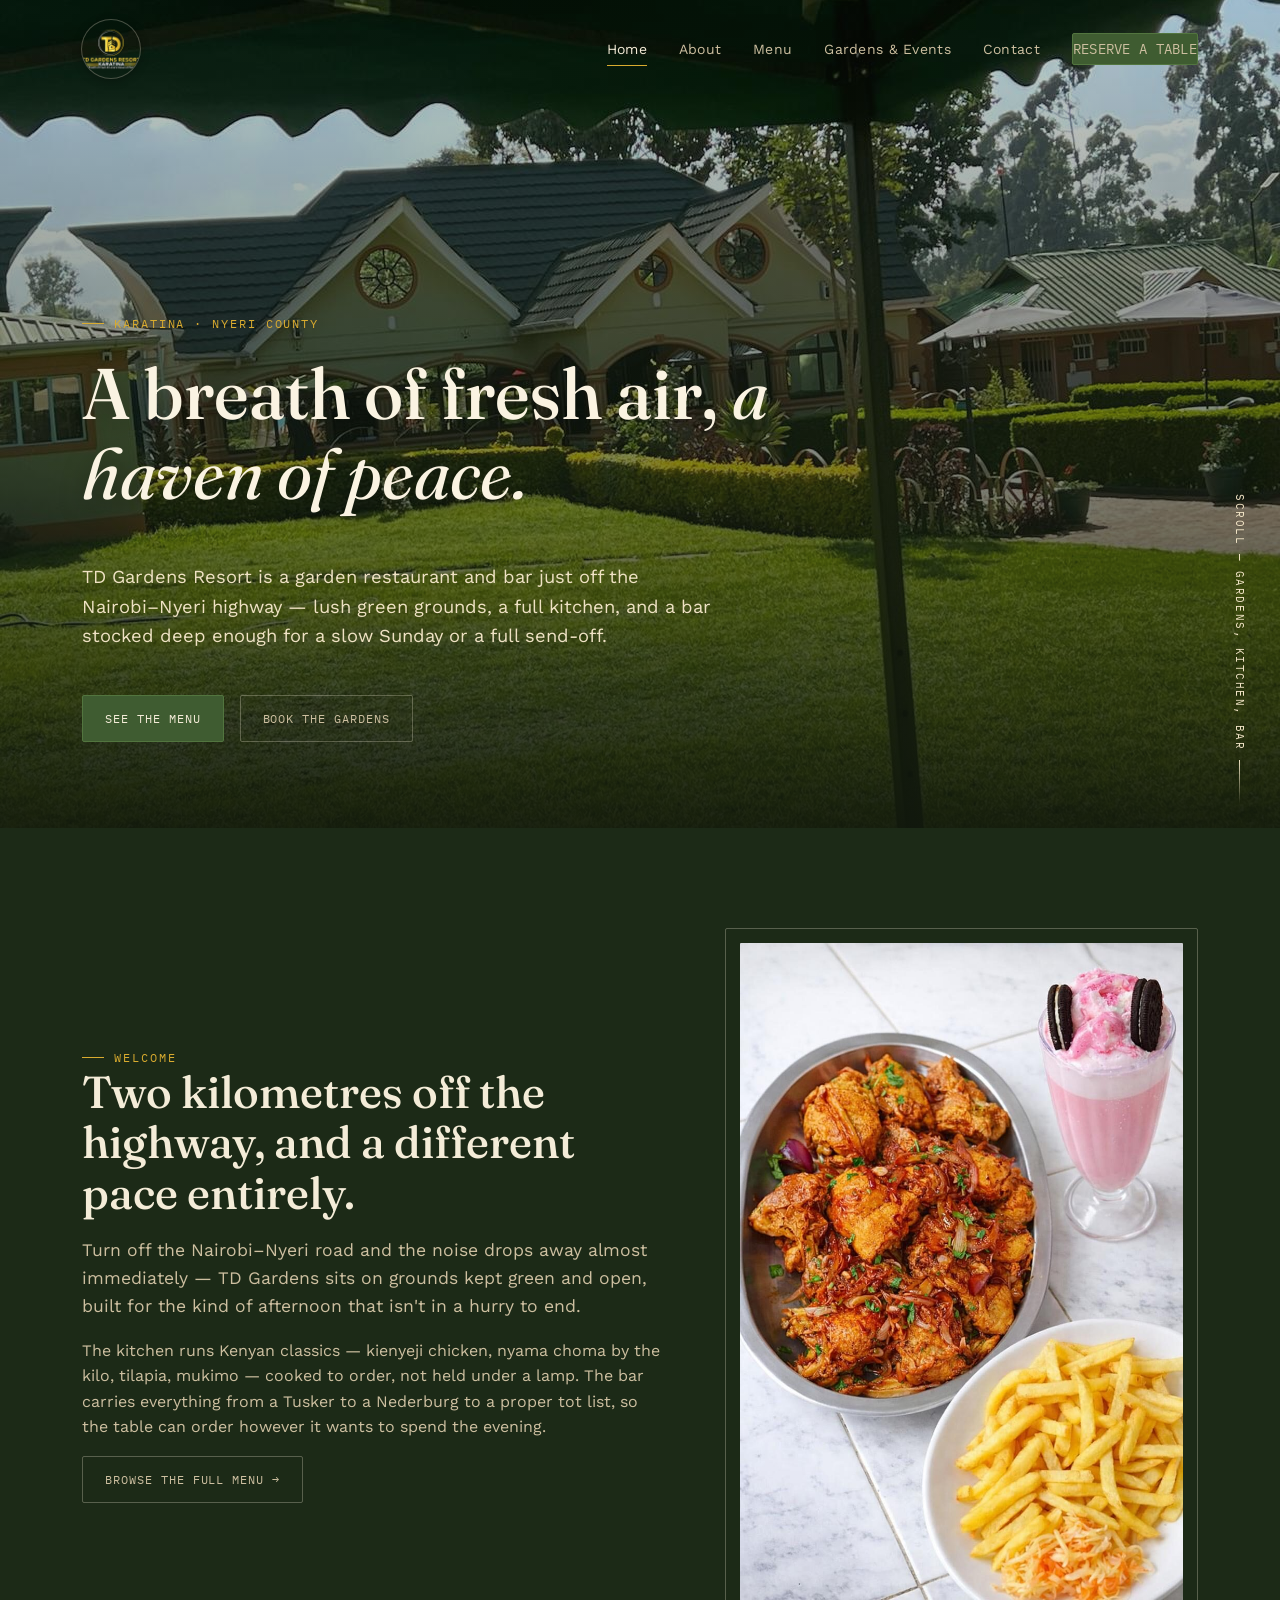
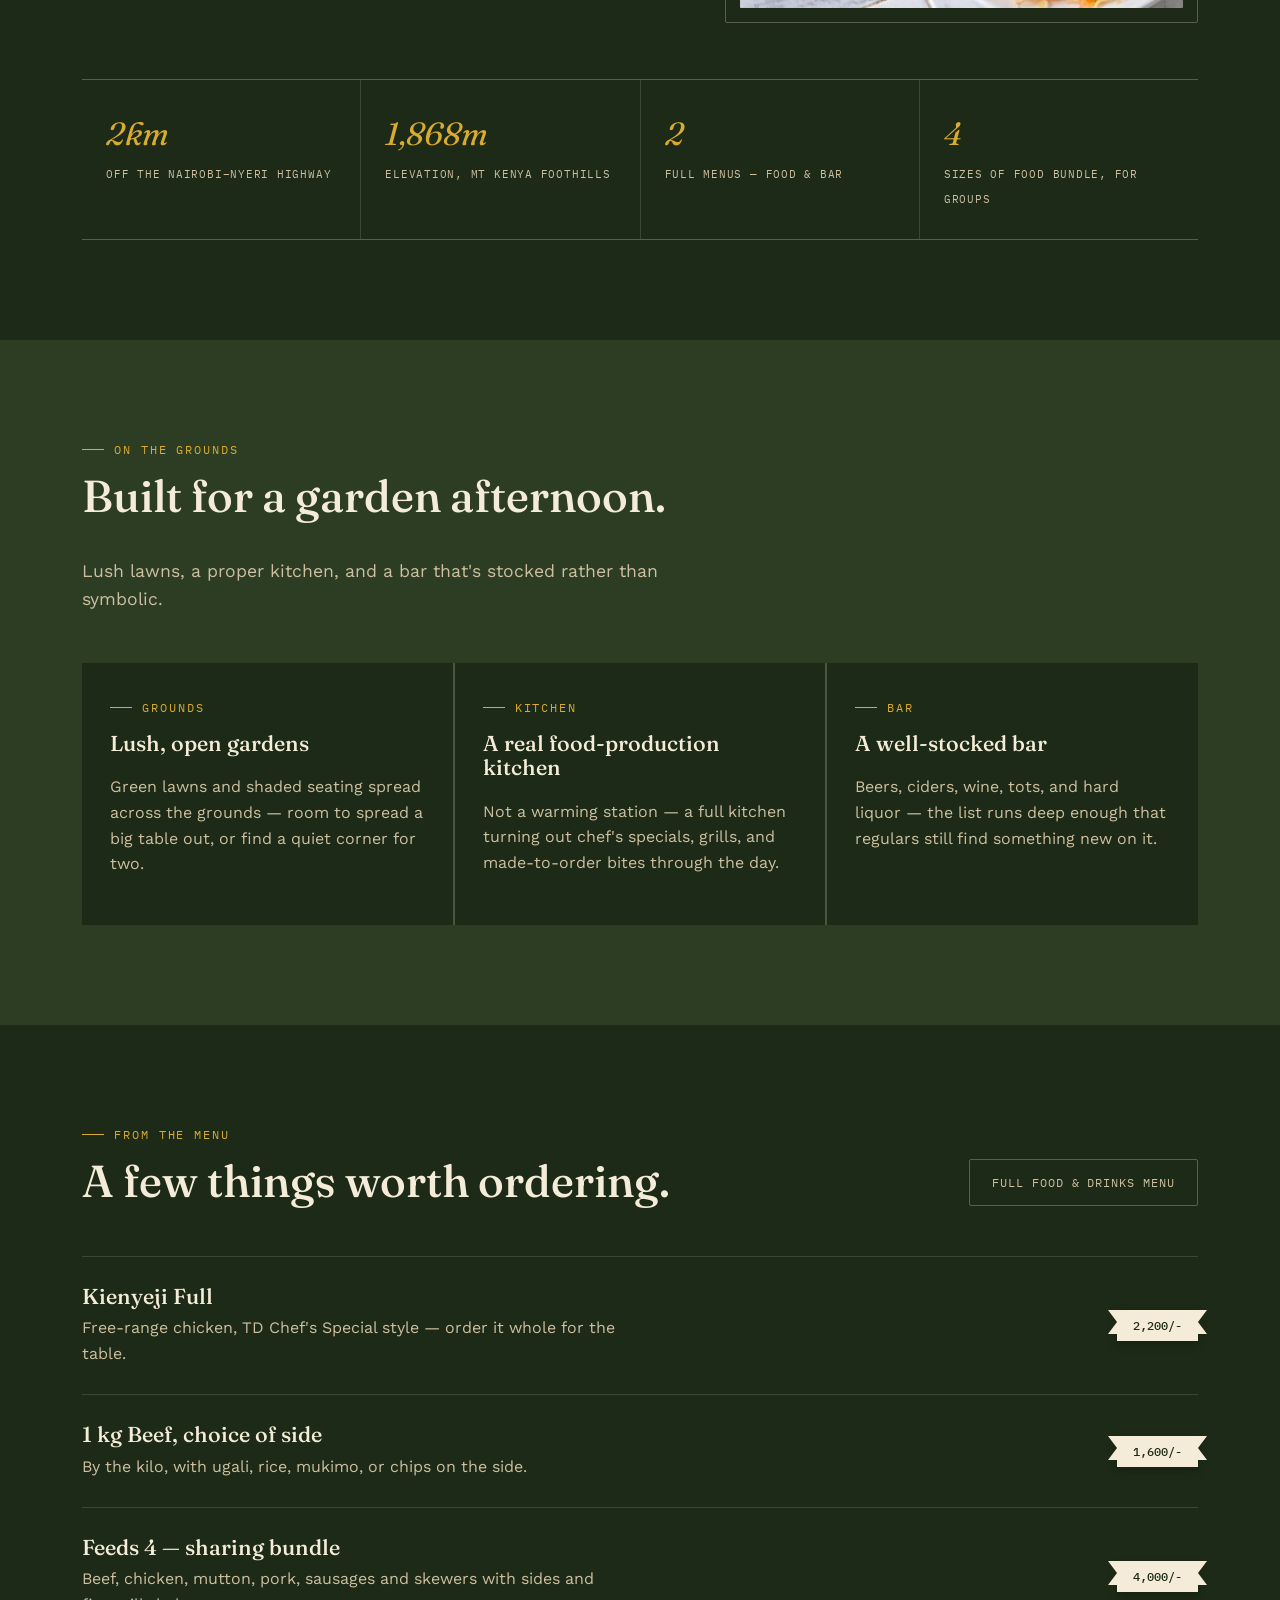
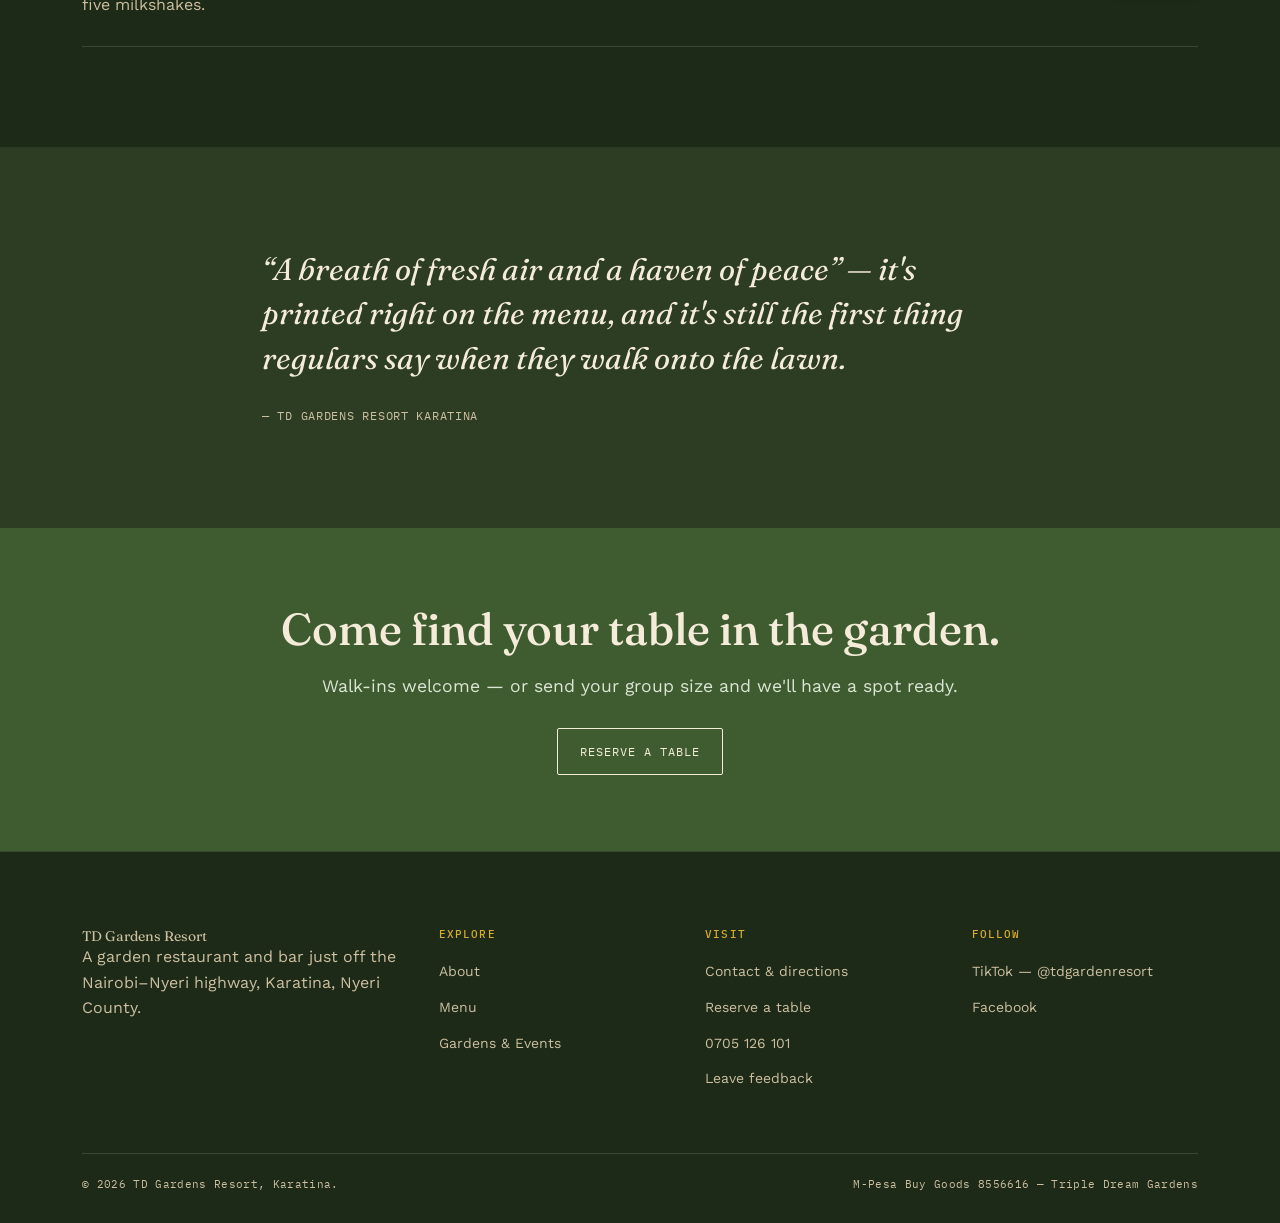
<file: index.html>
<!doctype html>
<html lang="en">
<head>
<meta charset="utf-8">
<meta name="viewport" content="width=device-width, initial-scale=1">
<title>TD Gardens Resort Karatina — A Breath of Fresh Air and a Haven of Peace</title>
<meta name="description" content="TD Gardens Resort Karatina: lush gardens, a full bar, and a kitchen serving Kenyan classics — just off the Nairobi–Nyeri highway in Karatina, Nyeri County.">
<link rel="icon" type="image/png" sizes="32x32" href="assets/img/brand/favicon-32.png">
<link rel="icon" type="image/png" sizes="16x16" href="assets/img/brand/favicon-16.png">
<link rel="apple-touch-icon" href="assets/img/brand/apple-touch-icon.png">
<link rel="stylesheet" href="assets/css/style.css">
</head>
<body>

<header class="site-header">
  <div class="wrap">
    <a href="index.html" class="brand brand-logo"><img src="assets/img/brand/brand-logo.png" alt="TD Gardens Resort — Triple Dream Gardens, Karatina" width="120" height="120" loading="eager"></a>
    <nav class="main-nav" aria-label="Primary">
      <a href="index.html" aria-current="page">Home</a>
      <a href="about.html">About</a>
      <a href="menu.html">Menu</a>
      <a href="gardens.html">Gardens &amp; Events</a>
      <a href="contact.html">Contact</a>
      <a href="contact.html#enquire" class="btn btn-solid">Reserve a table</a>
    </nav>
    <button class="nav-toggle" aria-label="Toggle menu" aria-expanded="false">☰</button>
  </div>
</header>

<main>

  <!-- HERO -->
  <section class="hero">
    <div class="hero-scene" aria-hidden="true">
      <div class="hero-photo"><img src="assets/img/building-wide.jpg" alt="" loading="eager"></div>
      <div class="hero-scrim"></div>
    </div>
    <div class="hero-content">
      <div class="wrap">
        <span class="eyebrow">Karatina · Nyeri County</span>
        <h1>A breath of fresh air, <span class="italic">a haven of peace.</span></h1>
        <p class="lede">TD Gardens Resort is a garden restaurant and bar just off the Nairobi–Nyeri highway — lush green grounds, a full kitchen, and a bar stocked deep enough for a slow Sunday or a full send-off.</p>
        <div class="hero-actions">
          <a href="menu.html" class="btn btn-solid">See the menu</a>
          <a href="gardens.html" class="btn btn-ghost">Book the gardens</a>
        </div>
      </div>
    </div>
    <span class="hero-scroll">Scroll — gardens, kitchen, bar</span>
  </section>

  <!-- INTRO -->
  <section class="section">
    <div class="wrap">
      <div class="intro-grid">
        <div data-reveal>
          <span class="eyebrow">Welcome</span>
          <h2>Two kilometres off the highway, and a different pace entirely.</h2>
          <p class="lede">Turn off the Nairobi–Nyeri road and the noise drops away almost immediately — TD Gardens sits on grounds kept green and open, built for the kind of afternoon that isn't in a hurry to end.</p>
          <p>The kitchen runs Kenyan classics — kienyeji chicken, nyama choma by the kilo, tilapia, mukimo — cooked to order, not held under a lamp. The bar carries everything from a Tusker to a Nederburg to a proper tot list, so the table can order however it wants to spend the evening.</p>
          <a href="menu.html" class="btn btn-ghost">Browse the full menu →</a>
        </div>
        <div class="figure-frame" data-reveal>
          <img src="assets/img/grilled-chicken-plate.jpg" alt="A TD Gardens sharing plate of grilled chicken with chips, coleslaw, and a milkshake" loading="lazy">
        </div>
      </div>

      <div class="stat-row">
        <div class="stat" data-reveal><span class="num">2km</span><span class="label">Off the Nairobi–Nyeri highway</span></div>
        <div class="stat" data-reveal><span class="num">1,868m</span><span class="label">Elevation, Mt Kenya foothills</span></div>
        <div class="stat" data-reveal><span class="num">2</span><span class="label">Full menus — food &amp; bar</span></div>
        <div class="stat" data-reveal><span class="num">4</span><span class="label">Sizes of food bundle, for groups</span></div>
      </div>
    </div>
  </section>

  <!-- GARDENS FEATURES -->
  <section class="section section-alt">
    <div class="wrap">
      <div class="section-head" data-reveal>
        <div>
          <span class="eyebrow">On the grounds</span>
          <h2>Built for a garden afternoon.</h2>
        </div>
        <p class="lede">Lush lawns, a proper kitchen, and a bar that's stocked rather than symbolic.</p>
      </div>

      <div class="feature-grid" data-reveal>
        <div class="feature-card">
          <span class="eyebrow">Grounds</span>
          <h3>Lush, open gardens</h3>
          <p>Green lawns and shaded seating spread across the grounds — room to spread a big table out, or find a quiet corner for two.</p>
        </div>
        <div class="feature-card">
          <span class="eyebrow">Kitchen</span>
          <h3>A real food-production kitchen</h3>
          <p>Not a warming station — a full kitchen turning out chef's specials, grills, and made-to-order bites through the day.</p>
        </div>
        <div class="feature-card">
          <span class="eyebrow">Bar</span>
          <h3>A well-stocked bar</h3>
          <p>Beers, ciders, wine, tots, and hard liquor — the list runs deep enough that regulars still find something new on it.</p>
        </div>
      </div>
    </div>
  </section>

  <!-- MENU TEASER -->
  <section class="section">
    <div class="wrap">
      <div class="section-head" data-reveal>
        <div>
          <span class="eyebrow">From the menu</span>
          <h2>A few things worth ordering.</h2>
        </div>
        <a href="menu.html" class="btn btn-ghost">Full food &amp; drinks menu</a>
      </div>

      <div class="exp-list" data-reveal>
        <div class="exp-row exp-row--compact">
          <div><h3>Kienyeji Full</h3><p>Free-range chicken, TD Chef's Special style — order it whole for the table.</p></div>
          <span class="ribbon ribbon-sm">2,200/-</span>
        </div>
        <div class="exp-row exp-row--compact">
          <div><h3>1 kg Beef, choice of side</h3><p>By the kilo, with ugali, rice, mukimo, or chips on the side.</p></div>
          <span class="ribbon ribbon-sm">1,600/-</span>
        </div>
        <div class="exp-row exp-row--compact">
          <div><h3>Feeds 4 — sharing bundle</h3><p>Beef, chicken, mutton, pork, sausages and skewers with sides and five milkshakes.</p></div>
          <span class="ribbon ribbon-sm">4,000/-</span>
        </div>
      </div>
    </div>
  </section>

  <!-- PULLQUOTE -->
  <section class="section section-alt">
    <div class="wrap pullquote" data-reveal>
      <blockquote>“A breath of fresh air and a haven of peace” — it's printed right on the menu, and it's still the first thing regulars say when they walk onto the lawn.</blockquote>
      <cite>— TD Gardens Resort Karatina</cite>
    </div>
  </section>

  <!-- CTA -->
  <section class="cta-band">
    <div class="wrap">
      <h2>Come find your table in the garden.</h2>
      <p class="lede">Walk-ins welcome — or send your group size and we'll have a spot ready.</p>
      <a href="contact.html#enquire" class="btn">Reserve a table</a>
    </div>
  </section>

</main>

<footer class="site-footer">
  <div class="wrap">
    <div class="footer-grid">
      <div class="footer-brand">
        <a href="index.html" class="brand">TD Gardens Resort</a>
        <p>A garden restaurant and bar just off the Nairobi–Nyeri highway, Karatina, Nyeri County.</p>
      </div>
      <div>
        <h4>Explore</h4>
        <ul>
          <li><a href="about.html">About</a></li>
          <li><a href="menu.html">Menu</a></li>
          <li><a href="gardens.html">Gardens &amp; Events</a></li>
        </ul>
      </div>
      <div>
        <h4>Visit</h4>
        <ul>
          <li><a href="contact.html">Contact &amp; directions</a></li>
          <li><a href="contact.html#enquire">Reserve a table</a></li>
          <li><a href="tel:+254705126101">0705 126 101</a></li>
          <li><a href="https://form.jotform.com/262054660515049" target="_blank" rel="noopener">Leave feedback</a></li>
        </ul>
      </div>
      <div>
        <h4>Follow</h4>
        <ul>
          <li><a href="https://www.tiktok.com/@tdgardenresort" target="_blank" rel="noopener">TikTok — @tdgardenresort</a></li>
          <li><a href="https://www.facebook.com/tripledream.gardens/" target="_blank" rel="noopener">Facebook</a></li>
        </ul>
      </div>
    </div>
    <div class="footer-bottom">
      <small>© <span data-year></span> TD Gardens Resort, Karatina.</small>
      <small>M-Pesa Buy Goods 8556616 — Triple Dream Gardens</small>
    </div>
  </div>
</footer>

<script src="assets/js/main.js"></script>
</body>
</html>
</file>
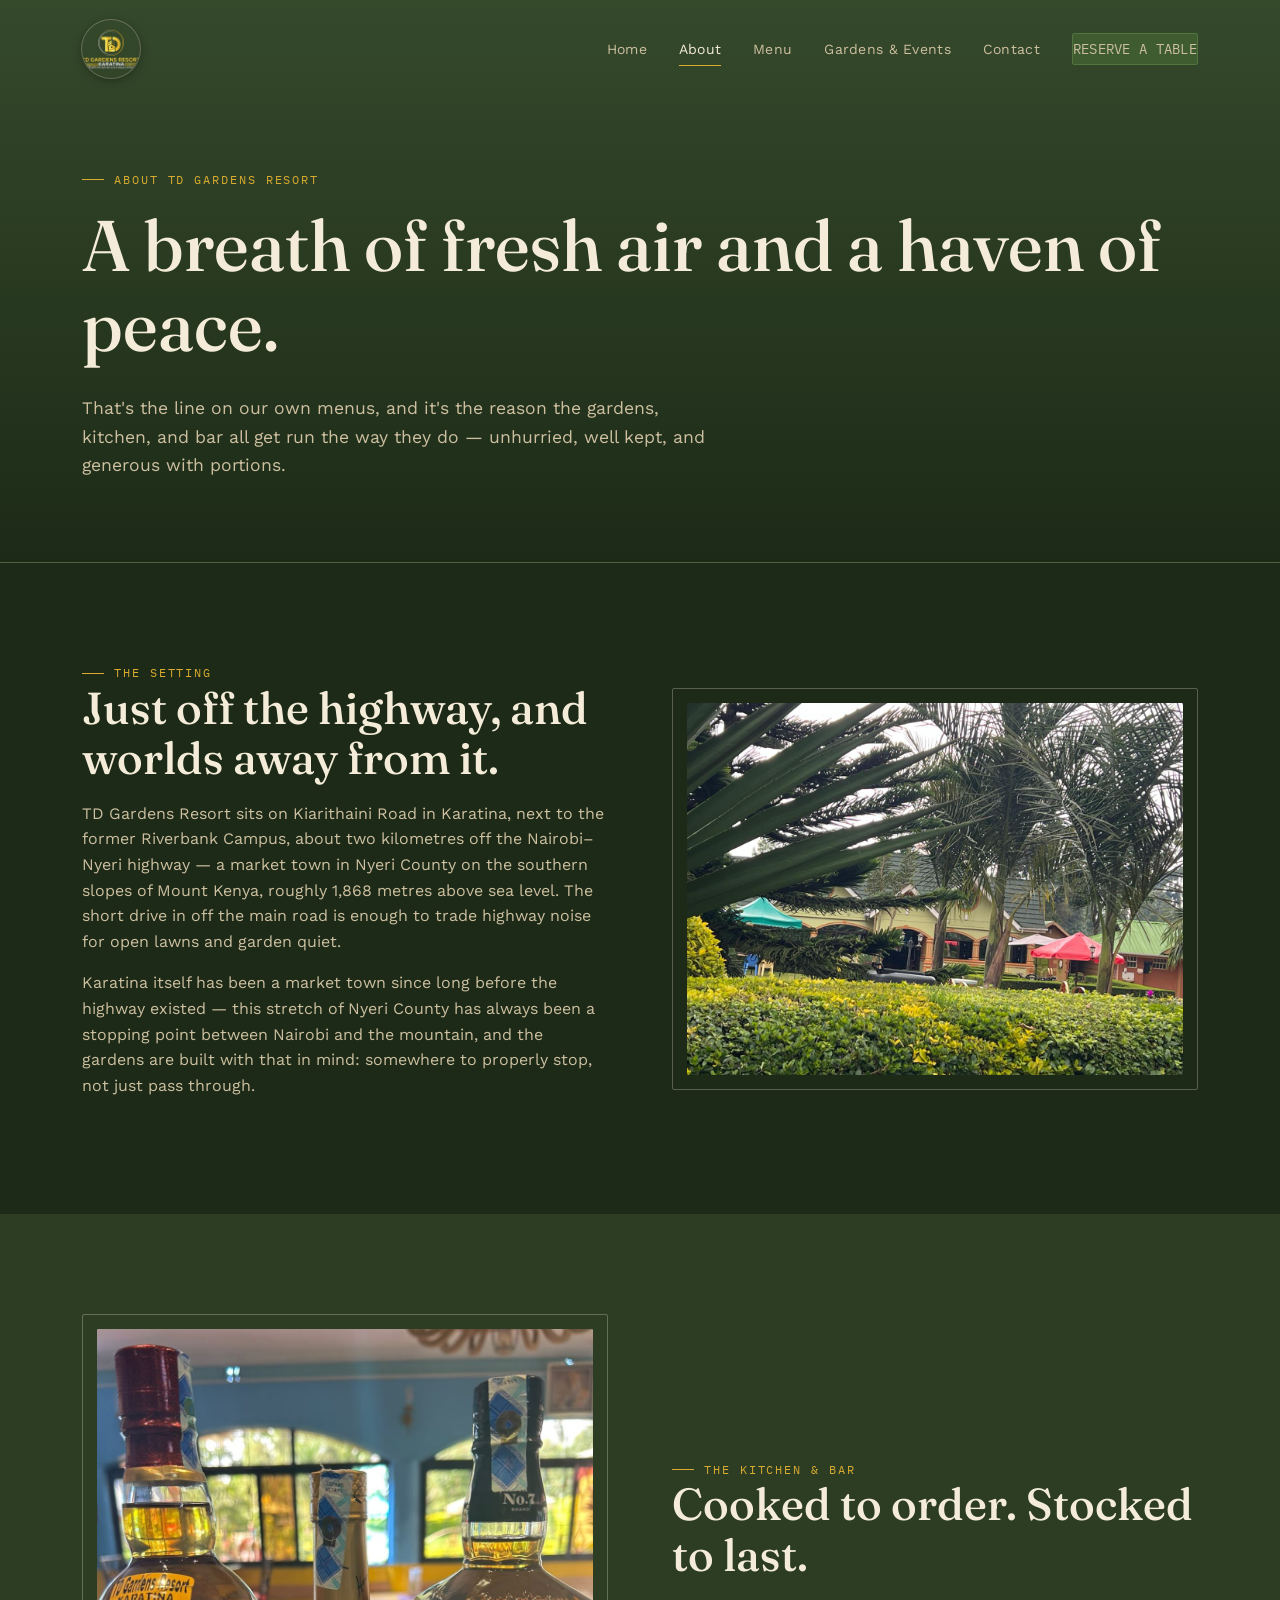
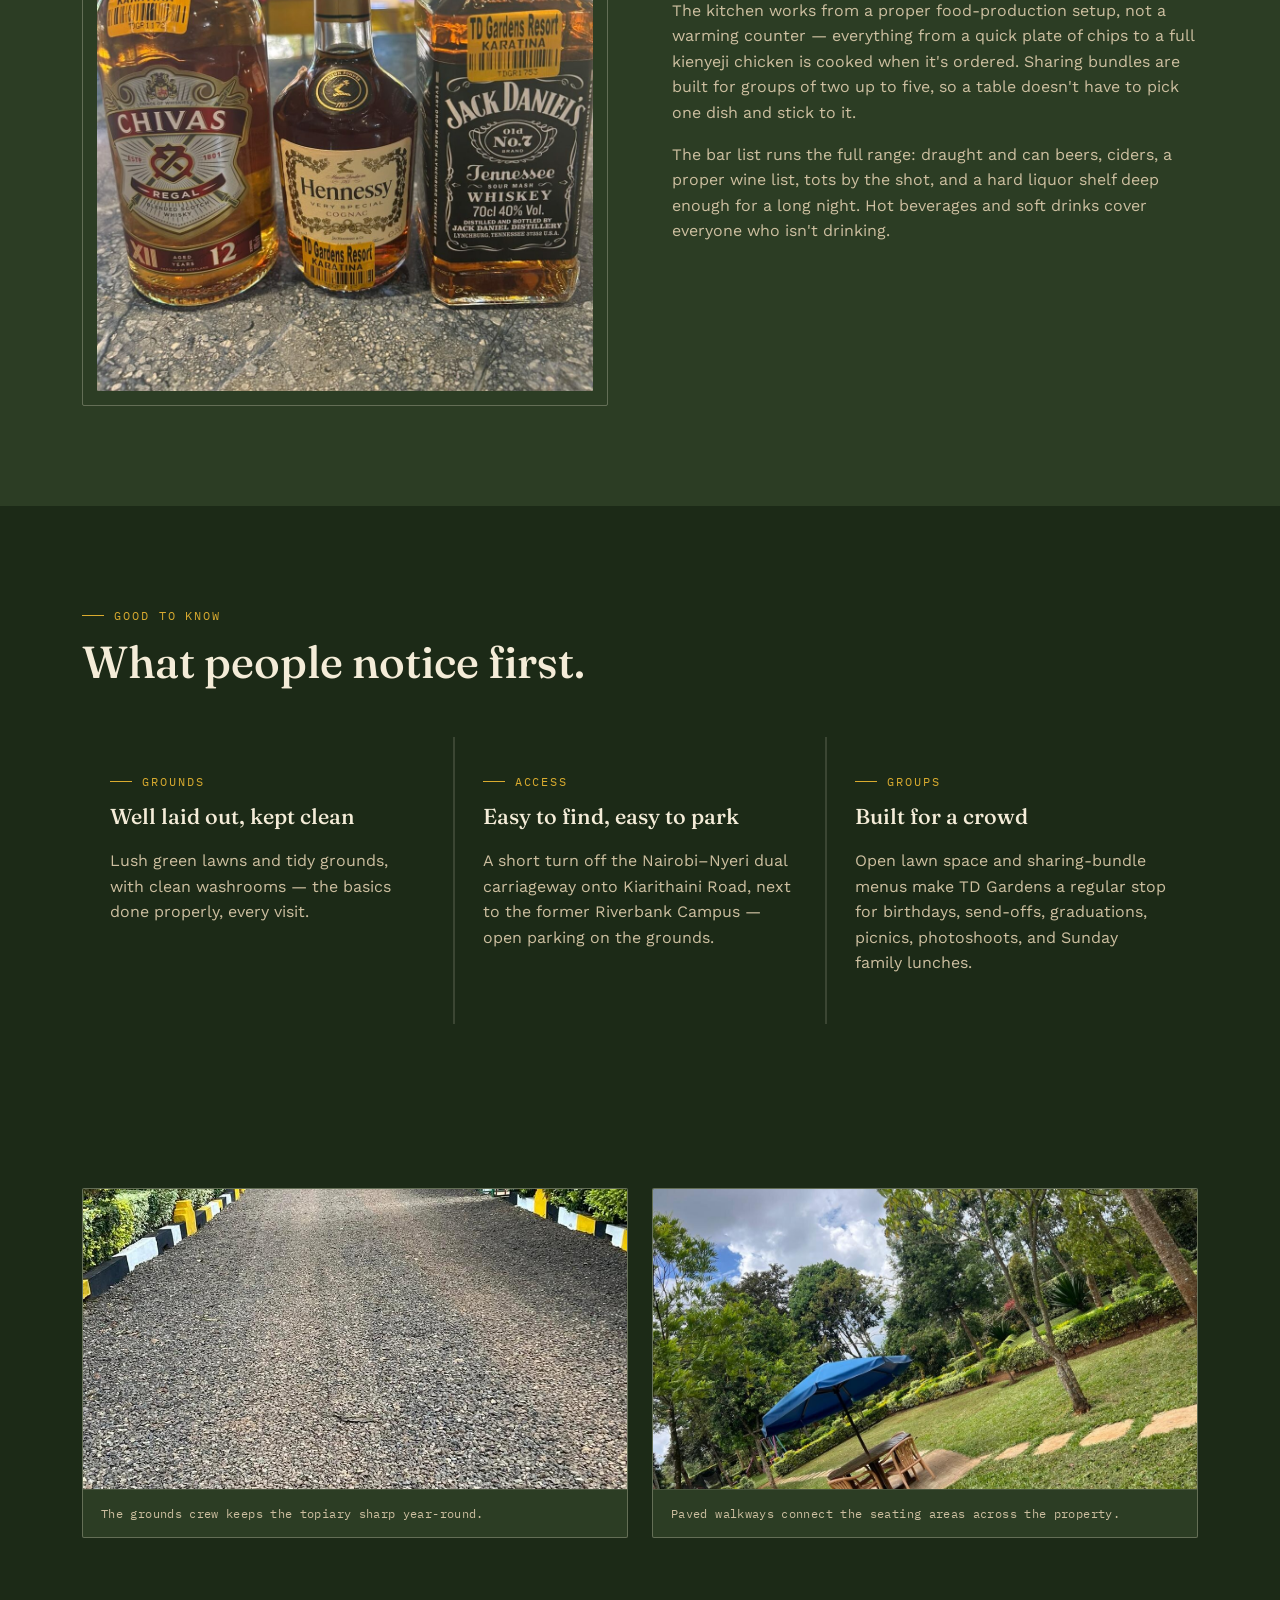
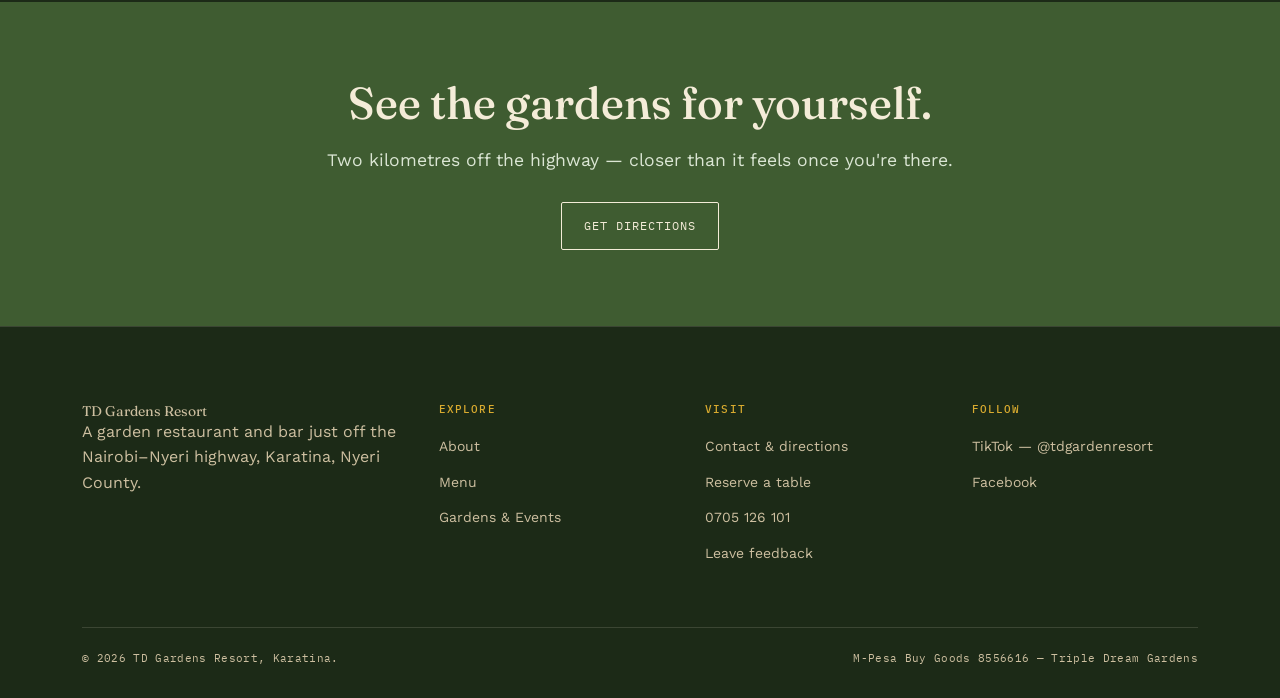
<file: about.html>
<!doctype html>
<html lang="en">
<head>
<meta charset="utf-8">
<meta name="viewport" content="width=device-width, initial-scale=1">
<title>About — TD Gardens Resort Karatina</title>
<meta name="description" content="TD Gardens Resort sits off the Nairobi–Nyeri highway in Karatina, Nyeri County — lush gardens, a full kitchen, and a well-stocked bar.">
<link rel="icon" type="image/png" sizes="32x32" href="assets/img/brand/favicon-32.png">
<link rel="icon" type="image/png" sizes="16x16" href="assets/img/brand/favicon-16.png">
<link rel="apple-touch-icon" href="assets/img/brand/apple-touch-icon.png">
<link rel="stylesheet" href="assets/css/style.css">
</head>
<body>

<header class="site-header">
  <div class="wrap">
    <a href="index.html" class="brand brand-logo"><img src="assets/img/brand/brand-logo.png" alt="TD Gardens Resort — Triple Dream Gardens, Karatina" width="120" height="120" loading="eager"></a>
    <nav class="main-nav" aria-label="Primary">
      <a href="index.html">Home</a>
      <a href="about.html" aria-current="page">About</a>
      <a href="menu.html">Menu</a>
      <a href="gardens.html">Gardens &amp; Events</a>
      <a href="contact.html">Contact</a>
      <a href="contact.html#enquire" class="btn btn-solid">Reserve a table</a>
    </nav>
    <button class="nav-toggle" aria-label="Toggle menu" aria-expanded="false">☰</button>
  </div>
</header>

<main>
  <section class="page-header">
    <div class="wrap">
      <span class="eyebrow">About TD Gardens Resort</span>
      <h1>A breath of fresh air and a haven of peace.</h1>
      <p class="lede">That's the line on our own menus, and it's the reason the gardens, kitchen, and bar all get run the way they do — unhurried, well kept, and generous with portions.</p>
    </div>
  </section>

  <section class="section">
    <div class="wrap">
      <div class="split" data-reveal>
        <div>
          <span class="eyebrow">The setting</span>
          <h2>Just off the highway, and worlds away from it.</h2>
          <p>TD Gardens Resort sits on Kiarithaini Road in Karatina, next to the former Riverbank Campus, about two kilometres off the Nairobi–Nyeri highway — a market town in Nyeri County on the southern slopes of Mount Kenya, roughly 1,868 metres above sea level. The short drive in off the main road is enough to trade highway noise for open lawns and garden quiet.</p>
          <p>Karatina itself has been a market town since long before the highway existed — this stretch of Nyeri County has always been a stopping point between Nairobi and the mountain, and the gardens are built with that in mind: somewhere to properly stop, not just pass through.</p>
        </div>
        <div class="figure-frame">
          <img src="assets/img/building-umbrellas.jpg" alt="TD Gardens Resort's main building and umbrella-shaded seating among the grounds" loading="lazy">
        </div>
      </div>
    </div>
  </section>

  <section class="section section-alt">
    <div class="wrap">
      <div class="split reverse" data-reveal>
        <div>
          <span class="eyebrow">The kitchen &amp; bar</span>
          <h2>Cooked to order. Stocked to last.</h2>
          <p>The kitchen works from a proper food-production setup, not a warming counter — everything from a quick plate of chips to a full kienyeji chicken is cooked when it's ordered. Sharing bundles are built for groups of two up to five, so a table doesn't have to pick one dish and stick to it.</p>
          <p>The bar list runs the full range: draught and can beers, ciders, a proper wine list, tots by the shot, and a hard liquor shelf deep enough for a long night. Hot beverages and soft drinks cover everyone who isn't drinking.</p>
        </div>
        <div class="figure-frame">
          <img src="assets/img/bar-bottles.jpg" alt="Spirits behind the TD Gardens bar, Karatina" loading="lazy">
        </div>
      </div>
    </div>
  </section>

  <section class="section">
    <div class="wrap">
      <div class="section-head" data-reveal>
        <div>
          <span class="eyebrow">Good to know</span>
          <h2>What people notice first.</h2>
        </div>
      </div>
      <div class="feature-grid" data-reveal>
        <div class="feature-card">
          <span class="eyebrow">Grounds</span>
          <h3>Well laid out, kept clean</h3>
          <p>Lush green lawns and tidy grounds, with clean washrooms — the basics done properly, every visit.</p>
        </div>
        <div class="feature-card">
          <span class="eyebrow">Access</span>
          <h3>Easy to find, easy to park</h3>
          <p>A short turn off the Nairobi–Nyeri dual carriageway onto Kiarithaini Road, next to the former Riverbank Campus — open parking on the grounds.</p>
        </div>
        <div class="feature-card">
          <span class="eyebrow">Groups</span>
          <h3>Built for a crowd</h3>
          <p>Open lawn space and sharing-bundle menus make TD Gardens a regular stop for birthdays, send-offs, graduations, picnics, photoshoots, and Sunday family lunches.</p>
        </div>
      </div>
    </div>
  </section>

  <section class="section-tight">
    <div class="wrap">
      <div class="photo-duo" data-reveal>
        <figure class="photo-card">
          <img src="assets/img/topiary-path.jpg" alt="Manicured hedges and topiary along a path at TD Gardens Resort" loading="lazy">
          <figcaption>The grounds crew keeps the topiary sharp year-round.</figcaption>
        </figure>
        <figure class="photo-card">
          <img src="assets/img/red-pavers.jpg" alt="A paved walkway lined with hedges and umbrella-shaded tables at TD Gardens Resort" loading="lazy">
          <figcaption>Paved walkways connect the seating areas across the property.</figcaption>
        </figure>
      </div>
    </div>
  </section>

  <section class="cta-band">
    <div class="wrap">
      <h2>See the gardens for yourself.</h2>
      <p class="lede">Two kilometres off the highway — closer than it feels once you're there.</p>
      <a href="contact.html" class="btn">Get directions</a>
    </div>
  </section>
</main>

<footer class="site-footer">
  <div class="wrap">
    <div class="footer-grid">
      <div class="footer-brand">
        <a href="index.html" class="brand">TD Gardens Resort</a>
        <p>A garden restaurant and bar just off the Nairobi–Nyeri highway, Karatina, Nyeri County.</p>
      </div>
      <div>
        <h4>Explore</h4>
        <ul>
          <li><a href="about.html">About</a></li>
          <li><a href="menu.html">Menu</a></li>
          <li><a href="gardens.html">Gardens &amp; Events</a></li>
        </ul>
      </div>
      <div>
        <h4>Visit</h4>
        <ul>
          <li><a href="contact.html">Contact &amp; directions</a></li>
          <li><a href="contact.html#enquire">Reserve a table</a></li>
          <li><a href="tel:+254705126101">0705 126 101</a></li>
          <li><a href="https://form.jotform.com/262054660515049" target="_blank" rel="noopener">Leave feedback</a></li>
        </ul>
      </div>
      <div>
        <h4>Follow</h4>
        <ul>
          <li><a href="https://www.tiktok.com/@tdgardenresort" target="_blank" rel="noopener">TikTok — @tdgardenresort</a></li>
          <li><a href="https://www.facebook.com/tripledream.gardens/" target="_blank" rel="noopener">Facebook</a></li>
        </ul>
      </div>
    </div>
    <div class="footer-bottom">
      <small>© <span data-year></span> TD Gardens Resort, Karatina.</small>
      <small>M-Pesa Buy Goods 8556616 — Triple Dream Gardens</small>
    </div>
  </div>
</footer>

<script src="assets/js/main.js"></script>
</body>
</html>
</file>
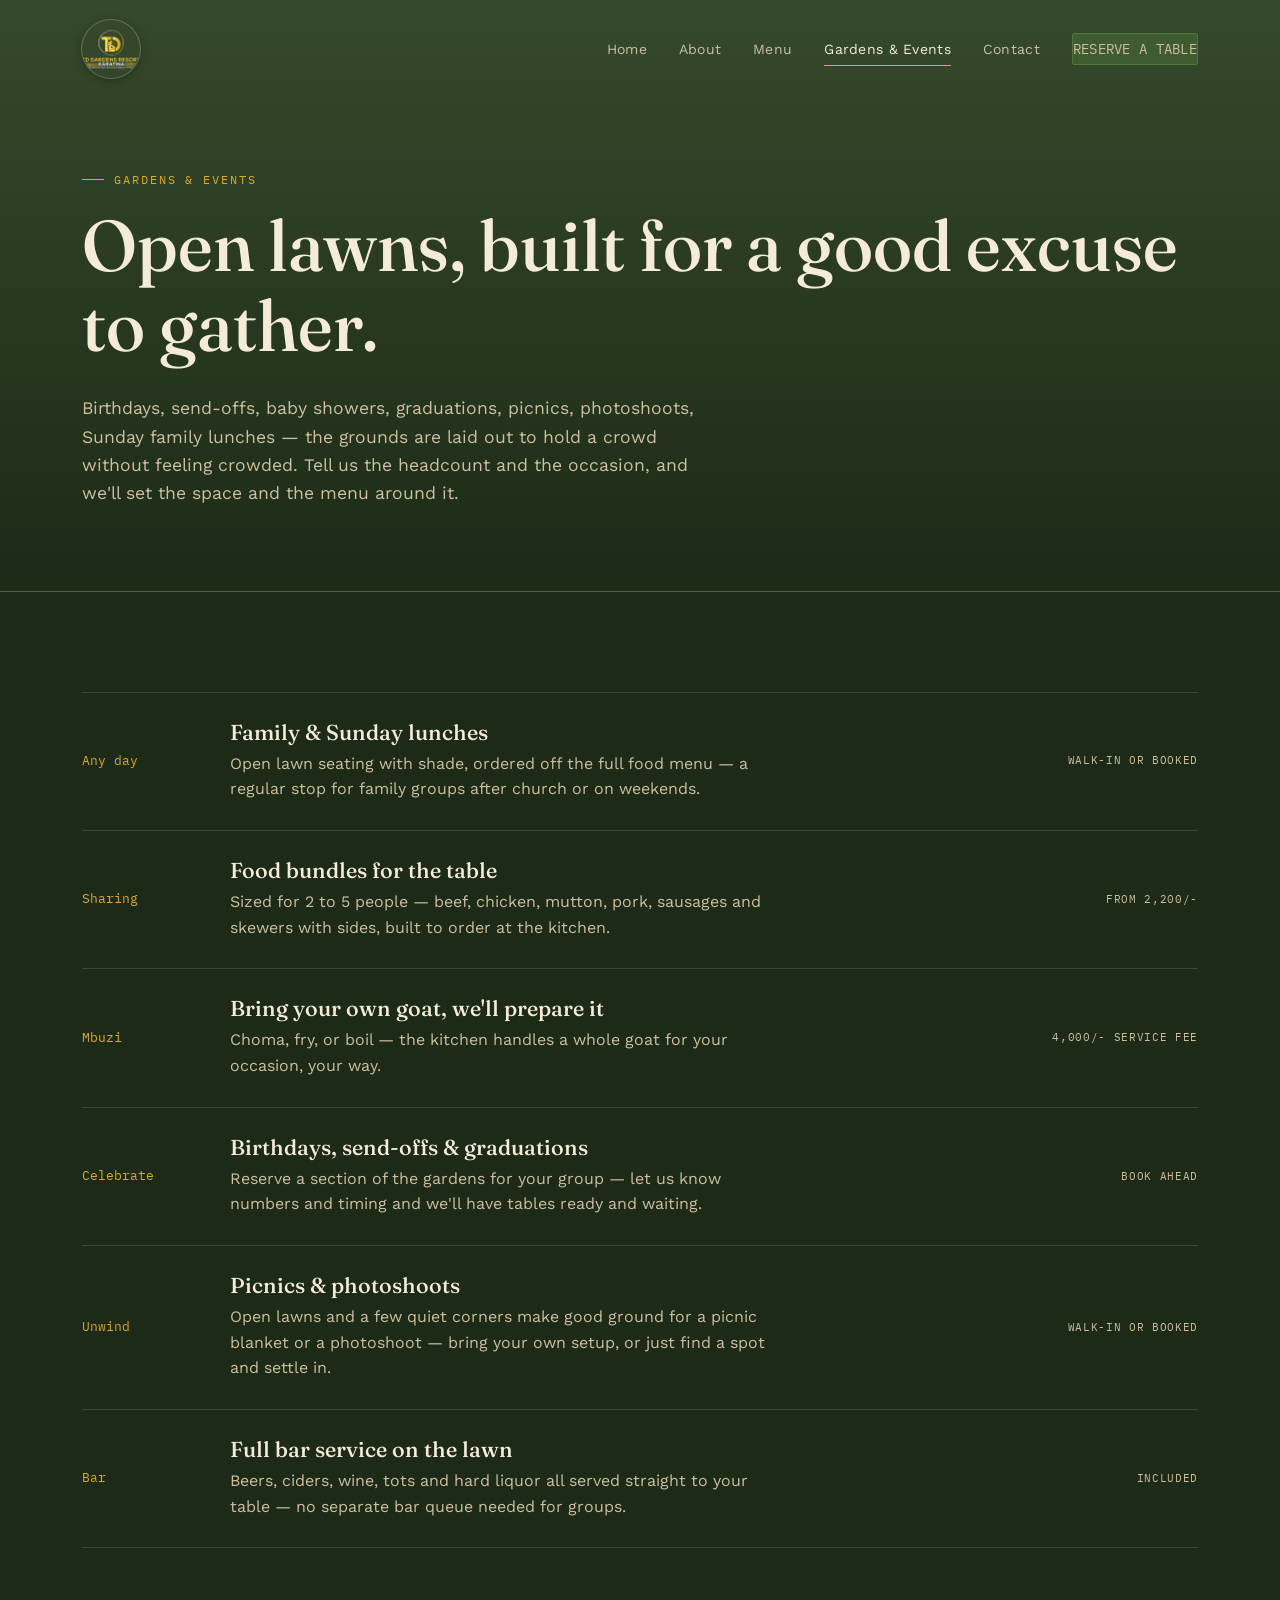
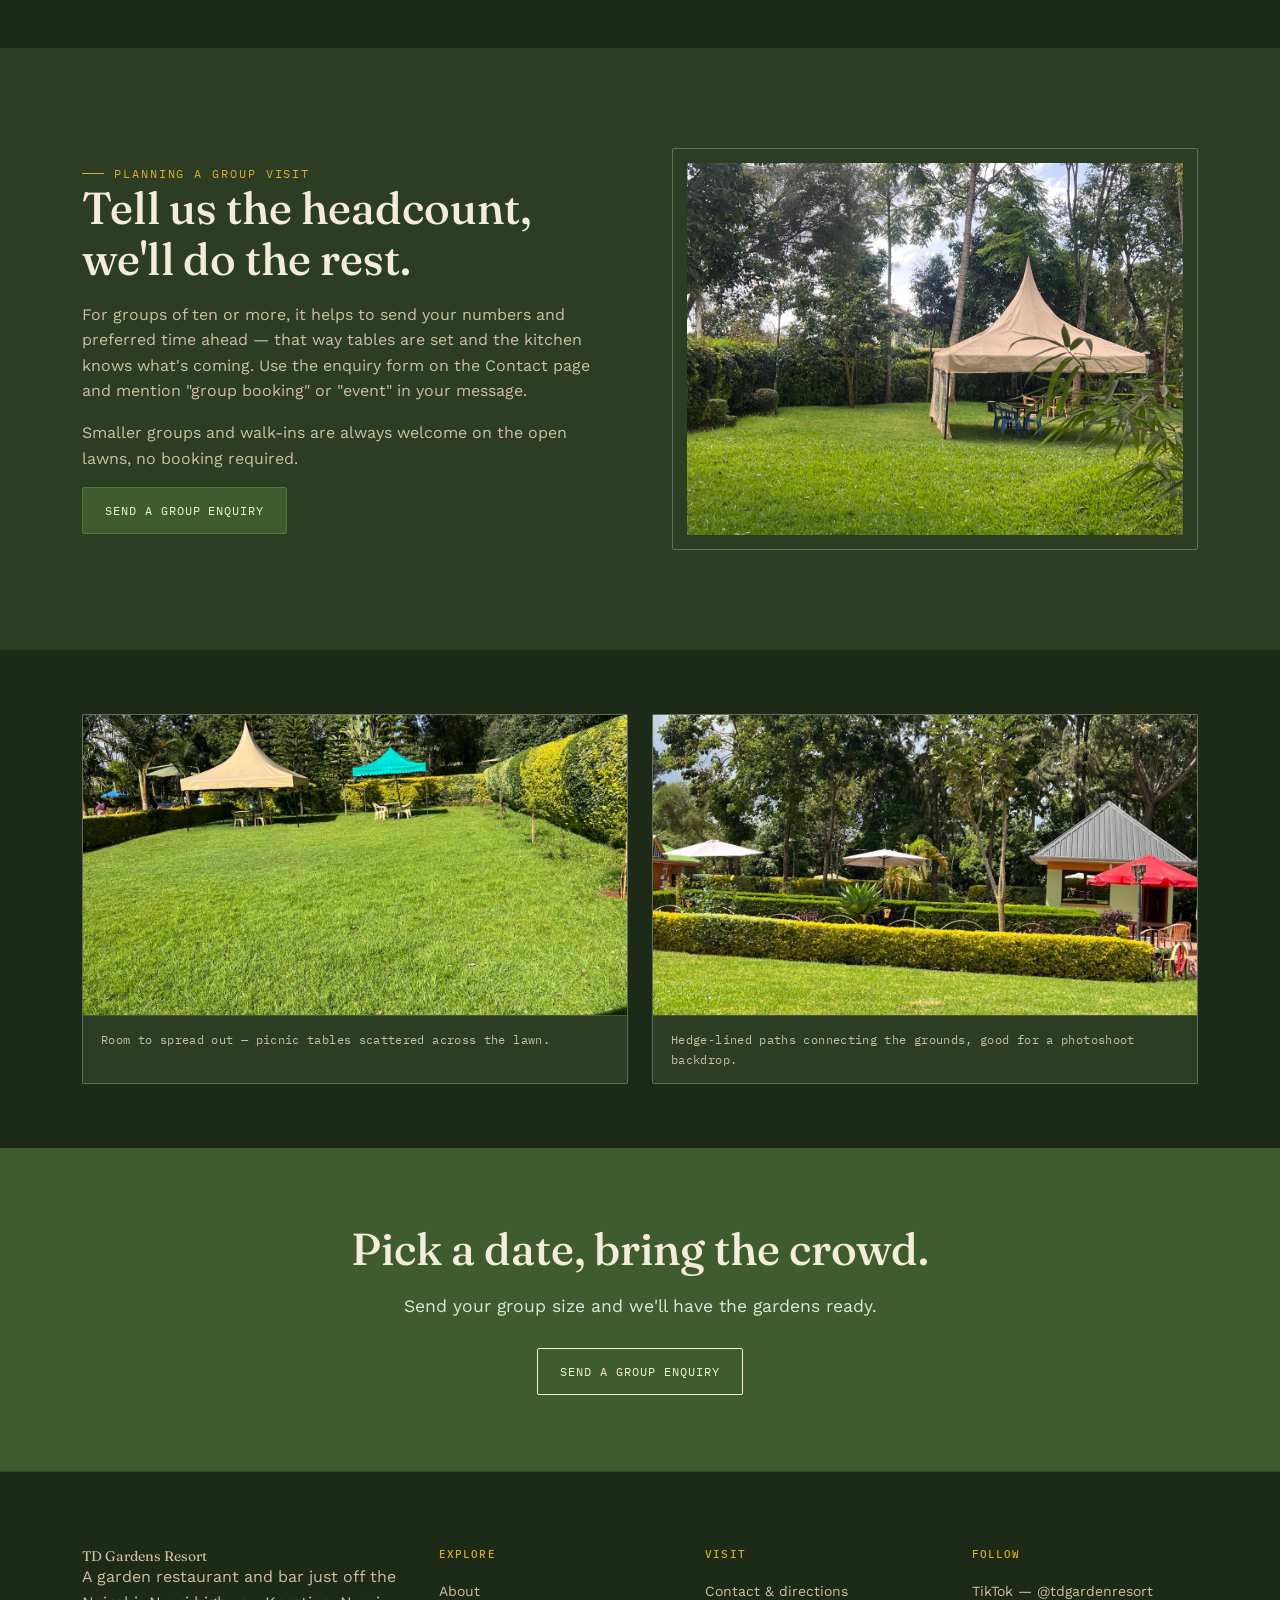
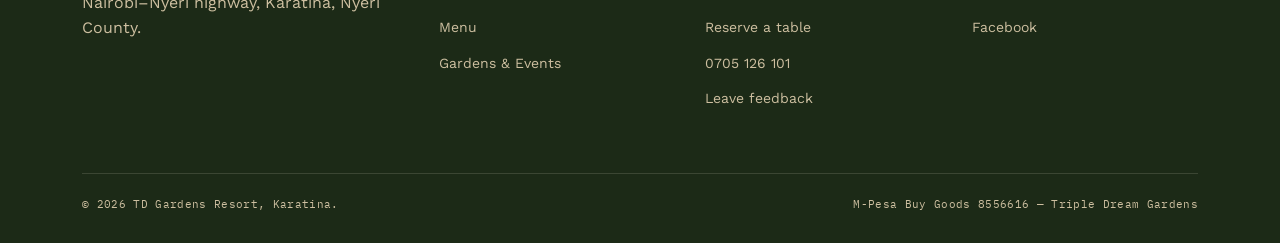
<file: gardens.html>
<!doctype html>
<html lang="en">
<head>
<meta charset="utf-8">
<meta name="viewport" content="width=device-width, initial-scale=1">
<title>Gardens &amp; Events — TD Gardens Resort Karatina</title>
<meta name="description" content="Book the gardens at TD Gardens Resort Karatina for birthdays, send-offs, graduations, picnics, and photoshoots — open lawns, sharing menus, and a full bar.">
<link rel="icon" type="image/png" sizes="32x32" href="assets/img/brand/favicon-32.png">
<link rel="icon" type="image/png" sizes="16x16" href="assets/img/brand/favicon-16.png">
<link rel="apple-touch-icon" href="assets/img/brand/apple-touch-icon.png">
<link rel="stylesheet" href="assets/css/style.css">
</head>
<body>

<header class="site-header">
  <div class="wrap">
    <a href="index.html" class="brand brand-logo"><img src="assets/img/brand/brand-logo.png" alt="TD Gardens Resort — Triple Dream Gardens, Karatina" width="120" height="120" loading="eager"></a>
    <nav class="main-nav" aria-label="Primary">
      <a href="index.html">Home</a>
      <a href="about.html">About</a>
      <a href="menu.html">Menu</a>
      <a href="gardens.html" aria-current="page">Gardens &amp; Events</a>
      <a href="contact.html">Contact</a>
      <a href="contact.html#enquire" class="btn btn-solid">Reserve a table</a>
    </nav>
    <button class="nav-toggle" aria-label="Toggle menu" aria-expanded="false">☰</button>
  </div>
</header>

<main>
  <section class="page-header">
    <div class="wrap">
      <span class="eyebrow">Gardens &amp; Events</span>
      <h1>Open lawns, built for a good excuse to gather.</h1>
      <p class="lede">Birthdays, send-offs, baby showers, graduations, picnics, photoshoots, Sunday family lunches — the grounds are laid out to hold a crowd without feeling crowded. Tell us the headcount and the occasion, and we'll set the space and the menu around it.</p>
    </div>
  </section>

  <section class="section">
    <div class="wrap">
      <div class="exp-list" data-reveal>
        <div class="exp-row">
          <span class="exp-idx">Any day</span>
          <div><h3>Family &amp; Sunday lunches</h3><p>Open lawn seating with shade, ordered off the full food menu — a regular stop for family groups after church or on weekends.</p></div>
          <span class="exp-tag">Walk-in or booked</span>
        </div>
        <div class="exp-row">
          <span class="exp-idx">Sharing</span>
          <div><h3>Food bundles for the table</h3><p>Sized for 2 to 5 people — beef, chicken, mutton, pork, sausages and skewers with sides, built to order at the kitchen.</p></div>
          <span class="exp-tag">From 2,200/-</span>
        </div>
        <div class="exp-row">
          <span class="exp-idx">Mbuzi</span>
          <div><h3>Bring your own goat, we'll prepare it</h3><p>Choma, fry, or boil — the kitchen handles a whole goat for your occasion, your way.</p></div>
          <span class="exp-tag">4,000/- service fee</span>
        </div>
        <div class="exp-row">
          <span class="exp-idx">Celebrate</span>
          <div><h3>Birthdays, send-offs &amp; graduations</h3><p>Reserve a section of the gardens for your group — let us know numbers and timing and we'll have tables ready and waiting.</p></div>
          <span class="exp-tag">Book ahead</span>
        </div>
        <div class="exp-row">
          <span class="exp-idx">Unwind</span>
          <div><h3>Picnics &amp; photoshoots</h3><p>Open lawns and a few quiet corners make good ground for a picnic blanket or a photoshoot — bring your own setup, or just find a spot and settle in.</p></div>
          <span class="exp-tag">Walk-in or booked</span>
        </div>
        <div class="exp-row">
          <span class="exp-idx">Bar</span>
          <div><h3>Full bar service on the lawn</h3><p>Beers, ciders, wine, tots and hard liquor all served straight to your table — no separate bar queue needed for groups.</p></div>
          <span class="exp-tag">Included</span>
        </div>
      </div>
    </div>
  </section>

  <section class="section section-alt">
    <div class="wrap">
      <div class="split" data-reveal>
        <div>
          <span class="eyebrow">Planning a group visit</span>
          <h2>Tell us the headcount, we'll do the rest.</h2>
          <p>For groups of ten or more, it helps to send your numbers and preferred time ahead — that way tables are set and the kitchen knows what's coming. Use the enquiry form on the Contact page and mention "group booking" or "event" in your message.</p>
          <p>Smaller groups and walk-ins are always welcome on the open lawns, no booking required.</p>
          <a href="contact.html#enquire" class="btn btn-solid">Send a group enquiry</a>
        </div>
        <div class="figure-frame">
          <img src="assets/img/event-setup.jpg" alt="A formal table setup with maroon linens, arranged under a tent at TD Gardens Resort" loading="lazy">
        </div>
      </div>
    </div>
  </section>

  <section class="section-tight">
    <div class="wrap">
      <div class="photo-duo" data-reveal>
        <figure class="photo-card">
          <img src="assets/img/picnic-lawn.jpg" alt="A shaded picnic table under an umbrella on the open lawn at TD Gardens Resort" loading="lazy">
          <figcaption>Room to spread out — picnic tables scattered across the lawn.</figcaption>
        </figure>
        <figure class="photo-card">
          <img src="assets/img/garden-path.jpg" alt="A path through TD Gardens Resort's lawns, hedges, and shaded seating areas" loading="lazy">
          <figcaption>Hedge-lined paths connecting the grounds, good for a photoshoot backdrop.</figcaption>
        </figure>
      </div>
    </div>
  </section>

  <section class="cta-band">
    <div class="wrap">
      <h2>Pick a date, bring the crowd.</h2>
      <p class="lede">Send your group size and we'll have the gardens ready.</p>
      <a href="contact.html#enquire" class="btn">Send a group enquiry</a>
    </div>
  </section>
</main>

<footer class="site-footer">
  <div class="wrap">
    <div class="footer-grid">
      <div class="footer-brand">
        <a href="index.html" class="brand">TD Gardens Resort</a>
        <p>A garden restaurant and bar just off the Nairobi–Nyeri highway, Karatina, Nyeri County.</p>
      </div>
      <div>
        <h4>Explore</h4>
        <ul>
          <li><a href="about.html">About</a></li>
          <li><a href="menu.html">Menu</a></li>
          <li><a href="gardens.html">Gardens &amp; Events</a></li>
        </ul>
      </div>
      <div>
        <h4>Visit</h4>
        <ul>
          <li><a href="contact.html">Contact &amp; directions</a></li>
          <li><a href="contact.html#enquire">Reserve a table</a></li>
          <li><a href="tel:+254705126101">0705 126 101</a></li>
          <li><a href="https://form.jotform.com/262054660515049" target="_blank" rel="noopener">Leave feedback</a></li>
        </ul>
      </div>
      <div>
        <h4>Follow</h4>
        <ul>
          <li><a href="https://www.tiktok.com/@tdgardenresort" target="_blank" rel="noopener">TikTok — @tdgardenresort</a></li>
          <li><a href="https://www.facebook.com/tripledream.gardens/" target="_blank" rel="noopener">Facebook</a></li>
        </ul>
      </div>
    </div>
    <div class="footer-bottom">
      <small>© <span data-year></span> TD Gardens Resort, Karatina.</small>
      <small>M-Pesa Buy Goods 8556616 — Triple Dream Gardens</small>
    </div>
  </div>
</footer>

<script src="assets/js/main.js"></script>
</body>
</html>
</file>
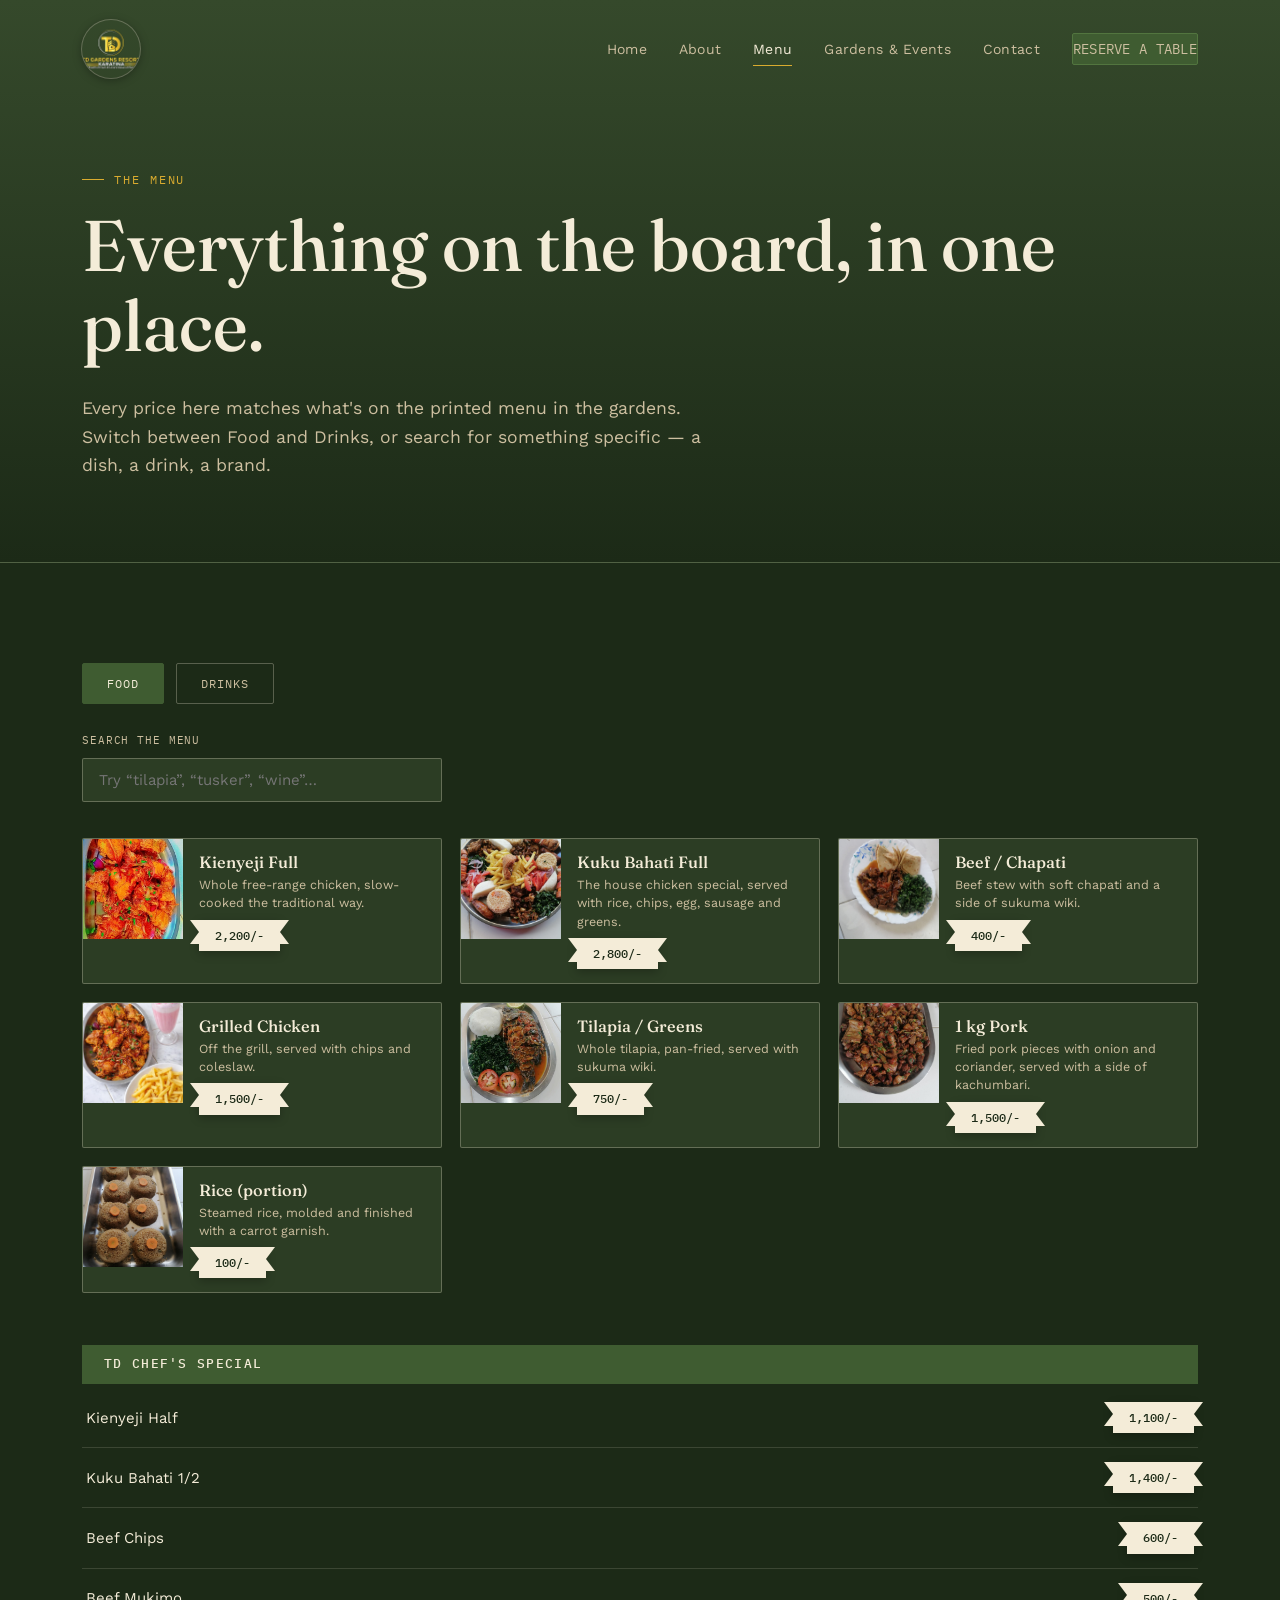
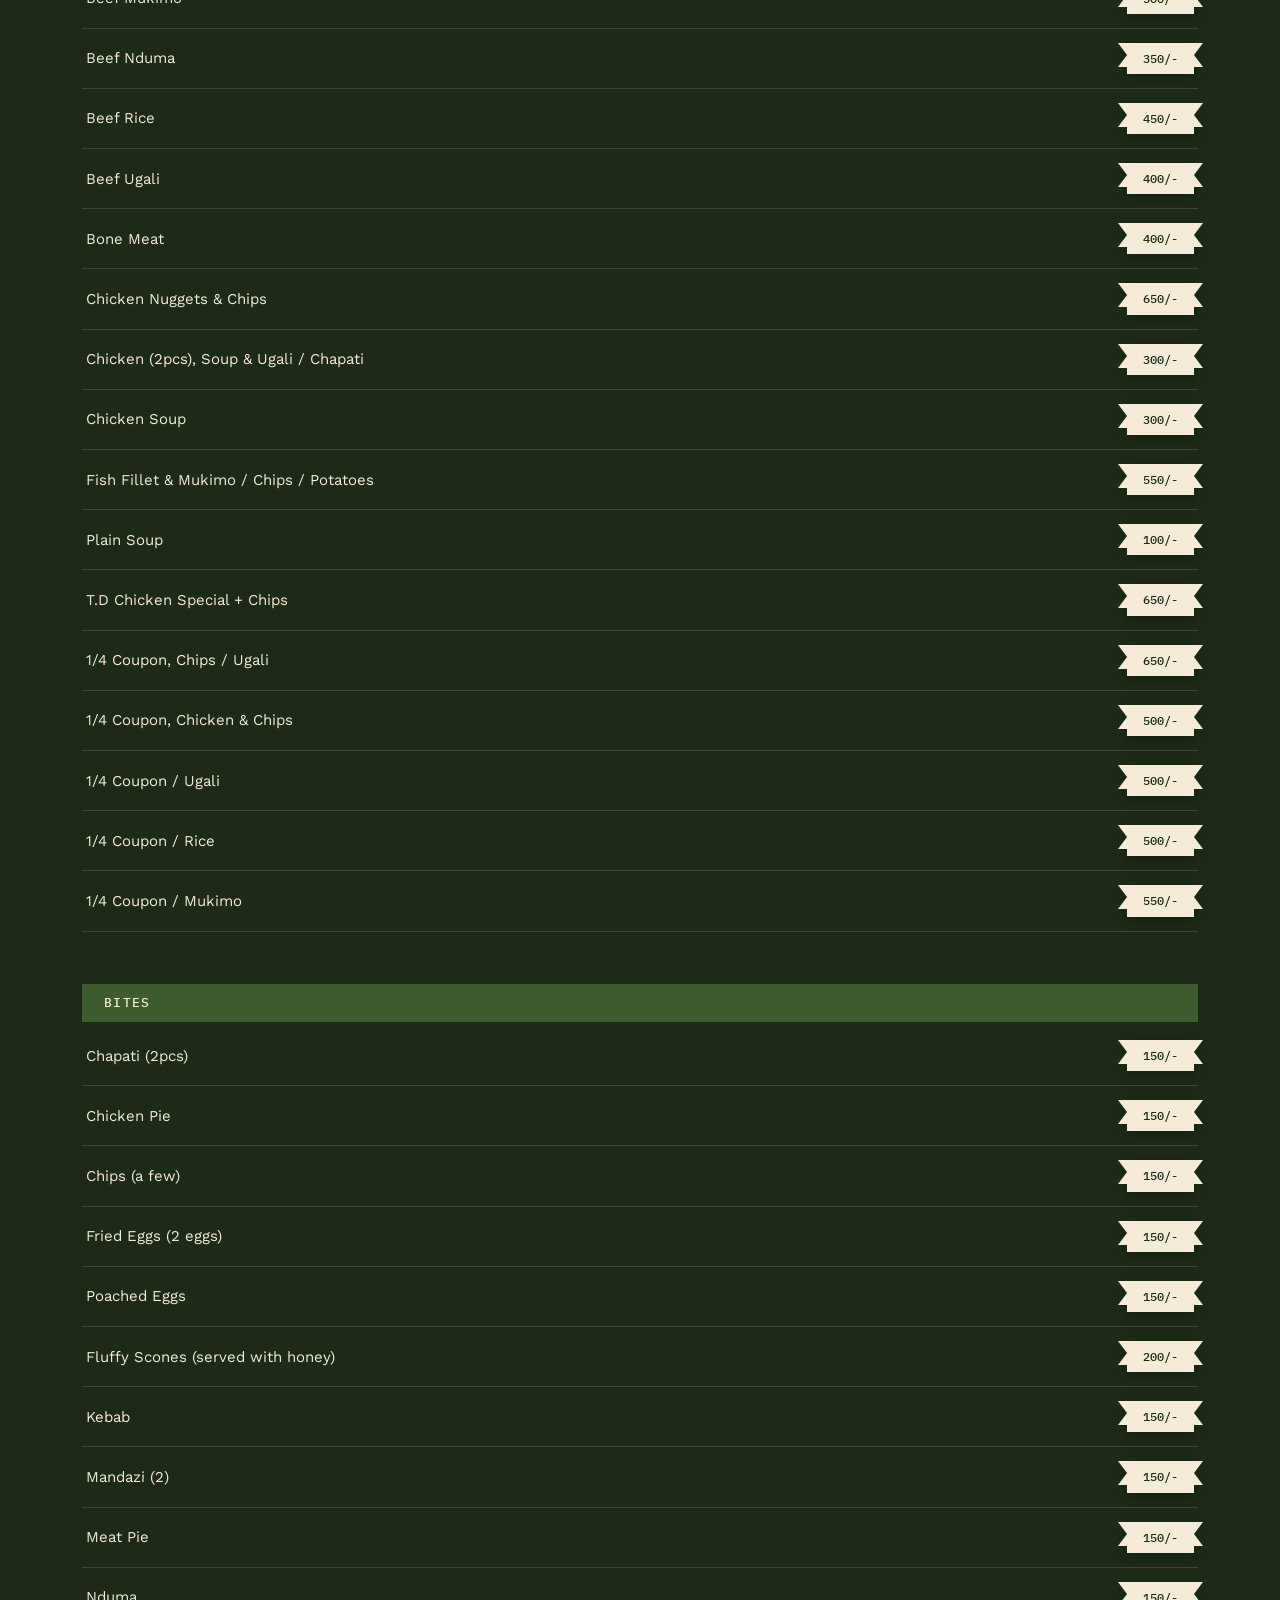
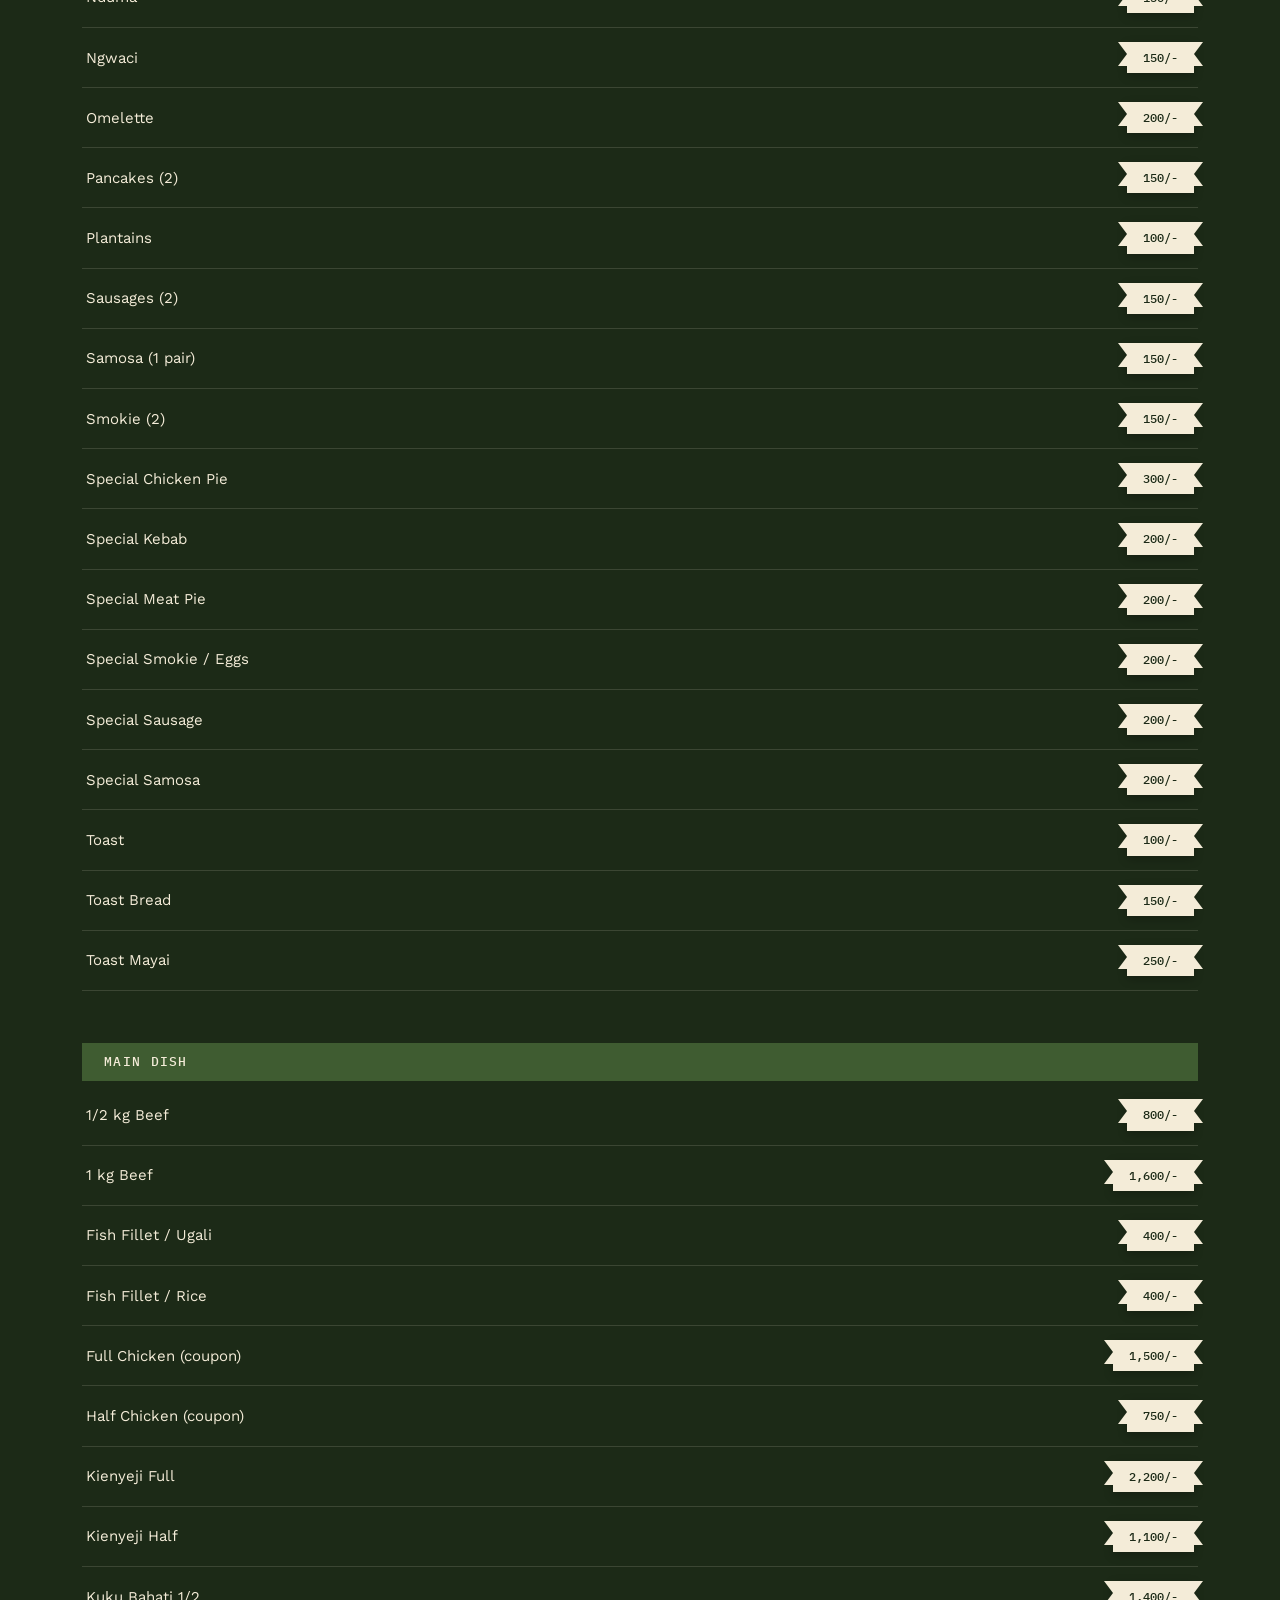
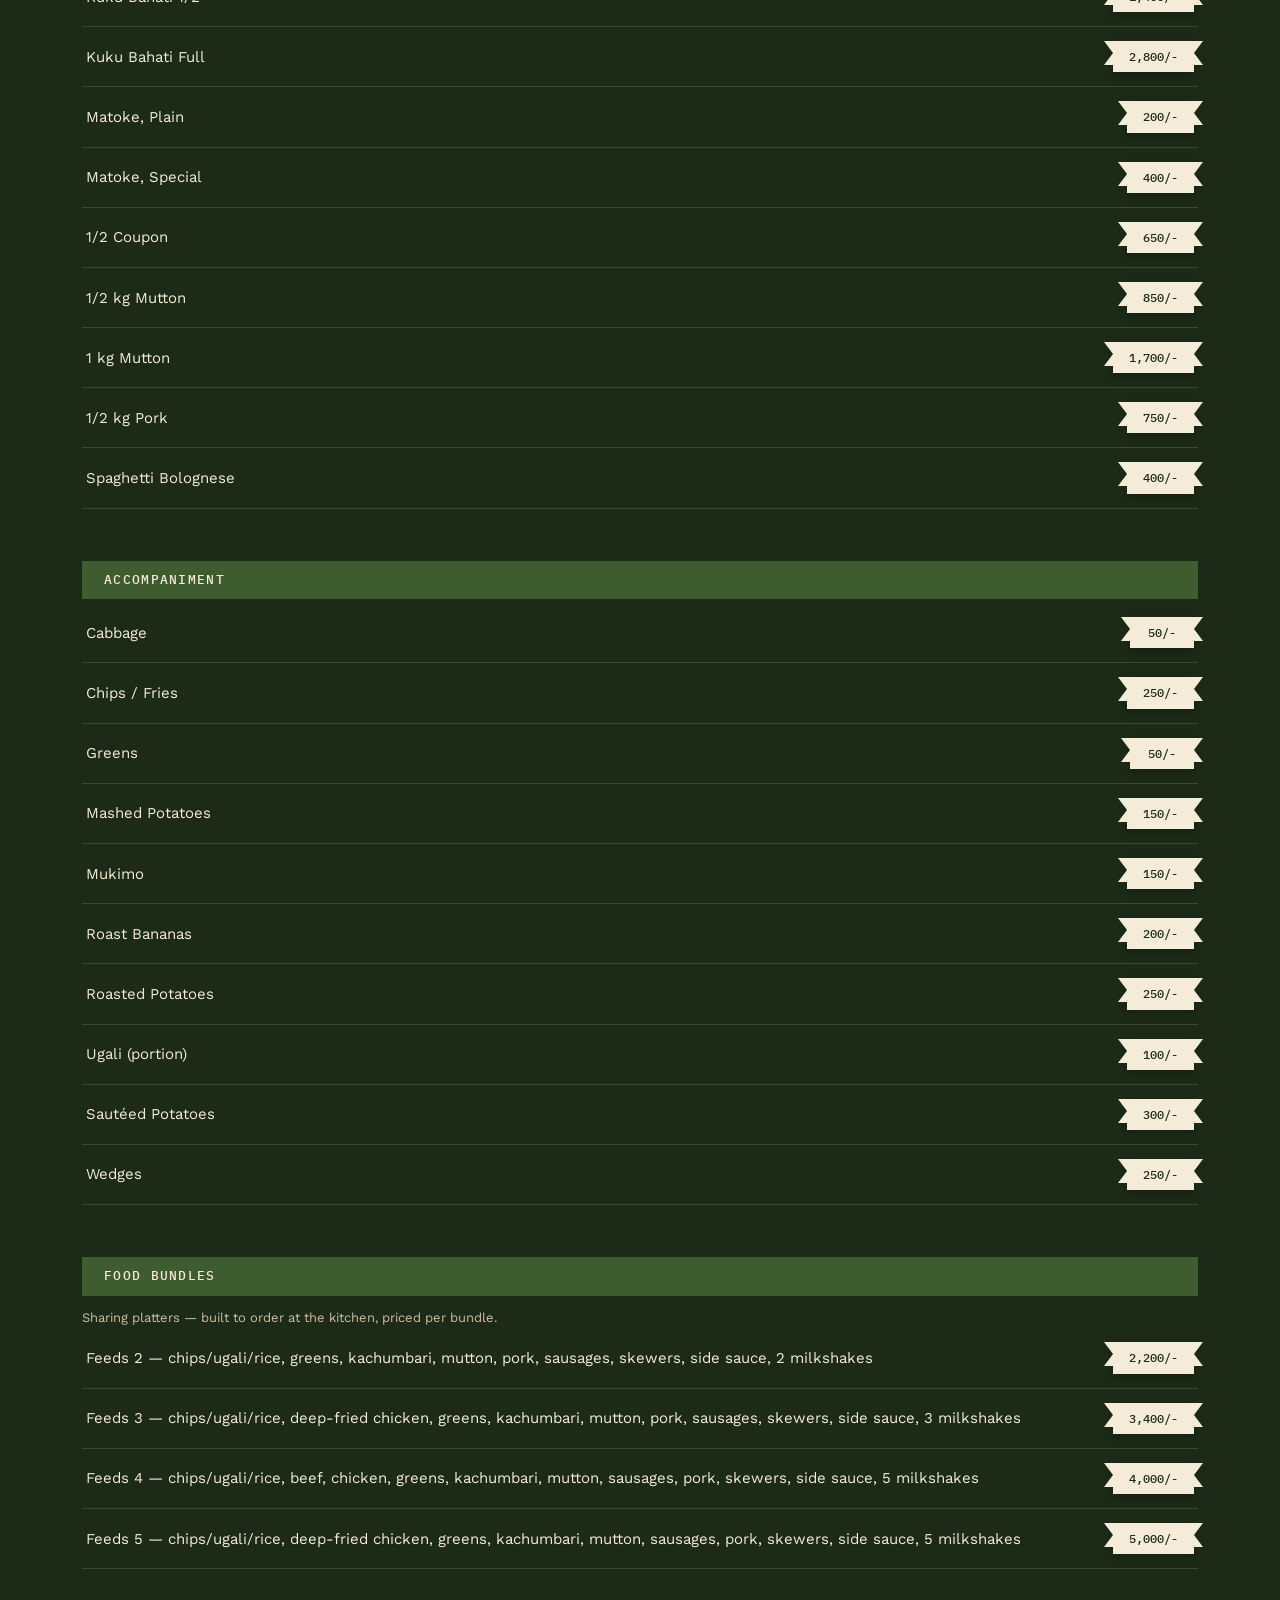
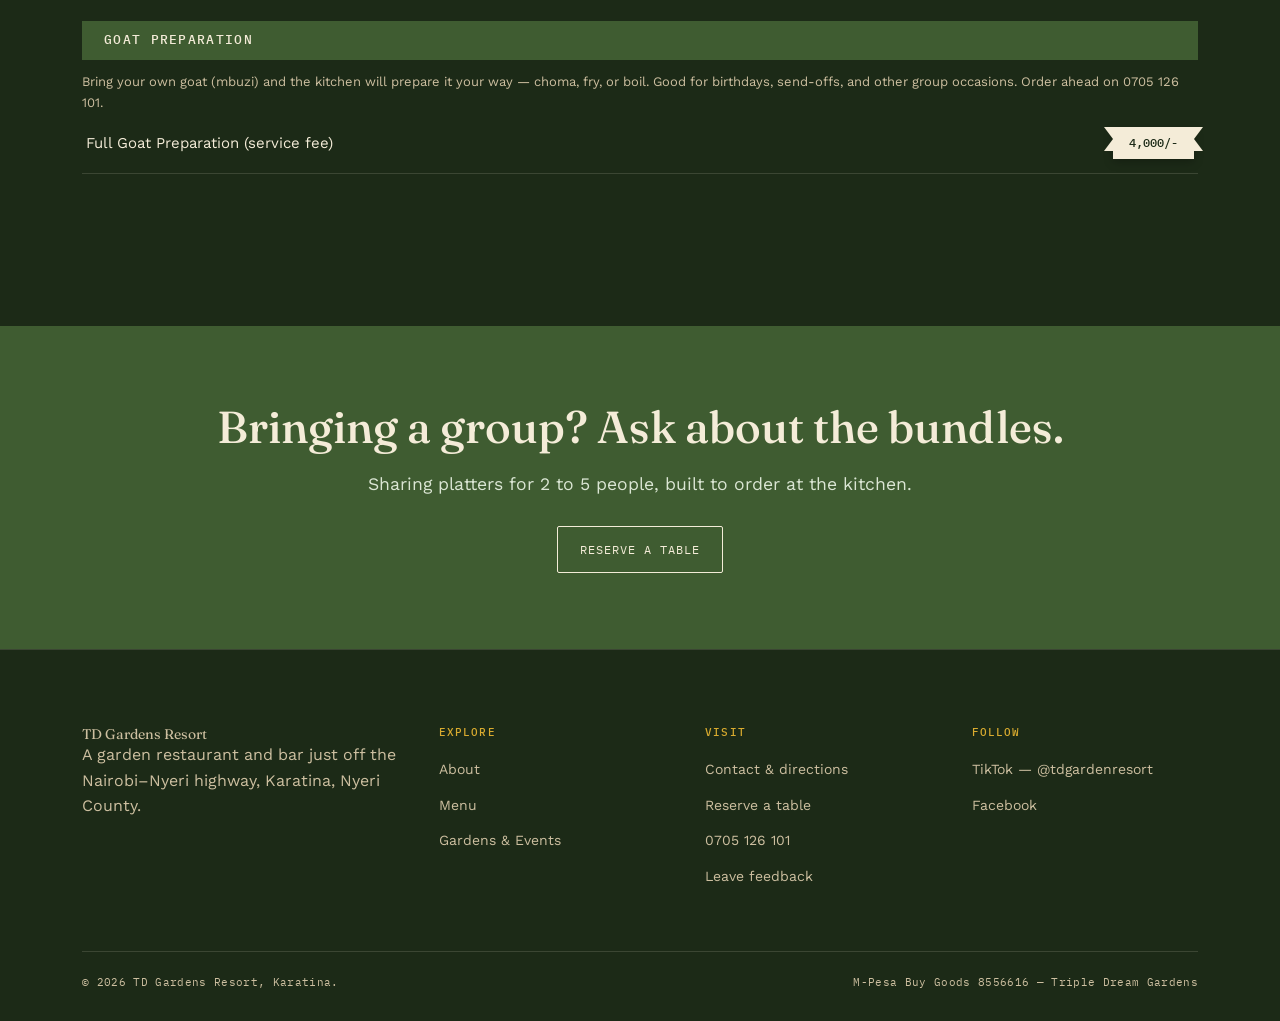
<file: menu.html>
<!doctype html>
<html lang="en">
<head>
<meta charset="utf-8">
<meta name="viewport" content="width=device-width, initial-scale=1">
<title>Menu — TD Gardens Resort Karatina</title>
<meta name="description" content="The full TD Gardens Resort menu — Kenyan classics, grills, bites and sharing bundles, plus the full bar list of beers, wine, tots and hard liquor.">
<link rel="icon" type="image/png" sizes="32x32" href="assets/img/brand/favicon-32.png">
<link rel="icon" type="image/png" sizes="16x16" href="assets/img/brand/favicon-16.png">
<link rel="apple-touch-icon" href="assets/img/brand/apple-touch-icon.png">
<link rel="stylesheet" href="assets/css/style.css">
</head>
<body>

<header class="site-header">
  <div class="wrap">
    <a href="index.html" class="brand brand-logo"><img src="assets/img/brand/brand-logo.png" alt="TD Gardens Resort — Triple Dream Gardens, Karatina" width="120" height="120" loading="eager"></a>
    <nav class="main-nav" aria-label="Primary">
      <a href="index.html">Home</a>
      <a href="about.html">About</a>
      <a href="menu.html" aria-current="page">Menu</a>
      <a href="gardens.html">Gardens &amp; Events</a>
      <a href="contact.html">Contact</a>
      <a href="contact.html#enquire" class="btn btn-solid">Reserve a table</a>
    </nav>
    <button class="nav-toggle" aria-label="Toggle menu" aria-expanded="false">☰</button>
  </div>
</header>

<main>
  <section class="page-header">
    <div class="wrap">
      <span class="eyebrow">The menu</span>
      <h1>Everything on the board, in one place.</h1>
      <p class="lede">Every price here matches what's on the printed menu in the gardens. Switch between Food and Drinks, or search for something specific — a dish, a drink, a brand.</p>
    </div>
  </section>

  <section class="section">
    <div class="wrap">
      <div class="menu-tabs" role="tablist" aria-label="Menu category">
        <button class="menu-tab" data-tab="food" role="tab">Food</button>
        <button class="menu-tab" data-tab="drinks" role="tab">Drinks</button>
      </div>

      <div class="menu-search">
        <label for="menu-search-input">Search the menu</label>
        <input id="menu-search-input" type="text" placeholder="Try “tilapia”, “tusker”, “wine”…" autocomplete="off">
      </div>

      <!-- Panels are rendered here by assets/js/main.js, reading assets/js/menu-data.js.
           To change any item or price, edit menu-data.js — this markup never needs to change. -->
      <div id="menu-panels" class="menu-panels"></div>
    </div>
  </section>

  <section class="cta-band">
    <div class="wrap">
      <h2>Bringing a group? Ask about the bundles.</h2>
      <p class="lede">Sharing platters for 2 to 5 people, built to order at the kitchen.</p>
      <a href="contact.html#enquire" class="btn">Reserve a table</a>
    </div>
  </section>
</main>

<footer class="site-footer">
  <div class="wrap">
    <div class="footer-grid">
      <div class="footer-brand">
        <a href="index.html" class="brand">TD Gardens Resort</a>
        <p>A garden restaurant and bar just off the Nairobi–Nyeri highway, Karatina, Nyeri County.</p>
      </div>
      <div>
        <h4>Explore</h4>
        <ul>
          <li><a href="about.html">About</a></li>
          <li><a href="menu.html">Menu</a></li>
          <li><a href="gardens.html">Gardens &amp; Events</a></li>
        </ul>
      </div>
      <div>
        <h4>Visit</h4>
        <ul>
          <li><a href="contact.html">Contact &amp; directions</a></li>
          <li><a href="contact.html#enquire">Reserve a table</a></li>
          <li><a href="tel:+254705126101">0705 126 101</a></li>
          <li><a href="https://form.jotform.com/262054660515049" target="_blank" rel="noopener">Leave feedback</a></li>
        </ul>
      </div>
      <div>
        <h4>Follow</h4>
        <ul>
          <li><a href="https://www.tiktok.com/@tdgardenresort" target="_blank" rel="noopener">TikTok — @tdgardenresort</a></li>
          <li><a href="https://www.facebook.com/tripledream.gardens/" target="_blank" rel="noopener">Facebook</a></li>
        </ul>
      </div>
    </div>
    <div class="footer-bottom">
      <small>© <span data-year></span> TD Gardens Resort, Karatina.</small>
      <small>M-Pesa Buy Goods 8556616 — Triple Dream Gardens</small>
    </div>
  </div>
</footer>

<script src="assets/js/menu-data.js"></script>
<script src="assets/js/main.js"></script>
</body>
</html>
</file>
<file: assets/css/style.css>
/* ============================================================
   TD GARDENS RESORT KARATINA — stylesheet
   Deep forest-green ground and panels, a polished-brass gold
   accent doing the heavy lifting, cream canvas type, and a
   wood-toned clay used sparingly for borders and hover states.
   The signature element is the folded ribbon price tag — the
   same shape used across their real drinks & food menus —
   rebuilt in CSS so it can hold any price on any page.
   ============================================================ */

@import url('https://fonts.googleapis.com/css2?family=Fraunces:ital,opsz,wght@0,9..144,400;0,9..144,500;0,9..144,600;1,9..144,400;1,9..144,500&family=Work+Sans:wght@300;400;500;600&family=IBM+Plex+Mono:wght@400;500&display=swap');

:root{
  /* --- colour tokens: deep forest ground, brass gold accent, wood used sparingly --- */
  --coffee-dark:  #1c2a17;   /* page background, deep forest green */
  --coffee:       #2c3d24;   /* lifted panel, lighter forest */
  --coffee-light: #35492b;   /* hero / page-header gradient top */
  --clay:         #8a5a34;   /* wood accent — borders & hover states only */
  --forest:       #3f5c31;   /* mid-green accent — buttons, menu headers, CTA band */
  --forest-light: #52753f;   /* accent hover / lighter panels */
  --cream:        #f4ecd8;   /* canvas cream / primary text */
  --cream-dim:    #cdbfa0;   /* secondary text */
  --gold:         #d9ab2f;   /* gold accent — tuned to match the crest logo */
  --gold-bright:  #f6ce3f;
  --line:         rgba(244,236,216,0.14);
  --line-strong:  rgba(244,236,216,0.28);

  --f-display: 'Fraunces', serif;
  --f-body: 'Work Sans', sans-serif;
  --f-mono: 'IBM Plex Mono', monospace;

  --radius: 2px;
}

*,*::before,*::after{ box-sizing:border-box; }
html{ scroll-behavior:smooth; }
@media (prefers-reduced-motion: reduce){
  html{ scroll-behavior:auto; }
  *,*::before,*::after{ animation-duration:0.001ms !important; animation-iteration-count:1 !important; transition-duration:0.001ms !important; scroll-behavior:auto !important; }
}

body{
  margin:0;
  background:var(--coffee-dark);
  color:var(--cream);
  font-family:var(--f-body);
  line-height:1.6;
  -webkit-font-smoothing:antialiased;
}
img{ max-width:100%; display:block; }
a{ color:inherit; text-decoration:none; }
ul{ margin:0; padding:0; list-style:none; }
button{ font-family:inherit; cursor:pointer; }
:focus-visible{ outline:2px solid var(--gold); outline-offset:3px; }

.wrap{ max-width:1180px; margin:0 auto; padding:0 32px; }

.eyebrow{
  font-family:var(--f-mono);
  font-size:12px;
  letter-spacing:0.16em;
  text-transform:uppercase;
  color:var(--gold);
  display:flex;
  align-items:center;
  gap:10px;
}
.eyebrow::before{ content:""; width:22px; height:1px; background:var(--gold); display:inline-block; }

h1,h2,h3,h4{
  font-family:var(--f-display);
  font-weight:500;
  line-height:1.12;
  margin:0 0 0.4em;
  color:var(--cream);
}
h1{ font-size:clamp(2.5rem, 5.6vw, 4.6rem); }
h2{ font-size:clamp(1.9rem, 3.8vw, 2.8rem); }
h3{ font-size:1.35rem; }
p{ margin:0 0 1em; color:var(--cream-dim); }
.lede{ font-size:1.1rem; color:var(--cream-dim); max-width:58ch; }
.italic{ font-style:italic; font-weight:400; }

/* ============================================================
   HEADER / NAV
   ============================================================ */
.site-header{
  position:fixed; top:0; left:0; right:0; z-index:100;
  padding:20px 0;
  transition:background 0.4s ease, padding 0.4s ease, border-color 0.4s ease;
  border-bottom:1px solid transparent;
}
.site-header.is-scrolled{
  background:rgba(28,42,23,0.9);
  backdrop-filter:blur(10px);
  padding:13px 0;
  border-bottom:1px solid var(--line);
}
.site-header .wrap{ display:flex; align-items:center; justify-content:space-between; gap:24px; }
.brand{ font-family:var(--f-display); font-size:1.25rem; display:flex; flex-direction:column; line-height:1.15; }
.brand small{ font-family:var(--f-mono); font-size:9px; letter-spacing:0.2em; text-transform:uppercase; color:var(--gold); margin-top:3px; }
.brand-logo{ display:inline-flex; align-items:center; }
.brand-logo img{
  height:58px; width:58px; display:block; border-radius:50%;
  box-shadow:0 0 0 1px var(--line-strong), 0 2px 10px rgba(0,0,0,0.35);
  transition:height 0.35s ease, width 0.35s ease;
}
.site-header.is-scrolled .brand-logo img{ height:46px; width:46px; }
@media (max-width:640px){
  .brand-logo img{ height:44px; width:44px; }
  .site-header.is-scrolled .brand-logo img{ height:38px; width:38px; }
}
.main-nav{ display:flex; align-items:center; gap:32px; }
.main-nav a{ font-size:14px; letter-spacing:0.02em; color:var(--cream-dim); position:relative; padding:4px 0; transition:color 0.25s ease; }
.main-nav a:hover, .main-nav a:focus-visible, .main-nav a[aria-current="page"]{ color:var(--cream); }
.main-nav a[aria-current="page"]::after{ content:""; position:absolute; left:0; bottom:-2px; width:100%; height:1px; background:var(--gold); }

.btn{
  display:inline-flex; align-items:center; gap:8px;
  font-family:var(--f-mono); font-size:12px; letter-spacing:0.08em; text-transform:uppercase;
  padding:13px 22px; border:1px solid var(--gold); color:var(--cream);
  border-radius:var(--radius); background:transparent;
  transition:background 0.25s ease, color 0.25s ease, border-color 0.25s ease, transform 0.25s ease, box-shadow 0.25s ease;
  white-space:nowrap;
}
.btn:hover, .btn:focus-visible{ background:var(--gold); color:var(--coffee-dark); transform:translateY(-2px); box-shadow:0 8px 18px rgba(0,0,0,0.25); }
.btn-solid{ background:var(--forest); border-color:var(--forest-light); color:var(--cream); }
.btn-solid:hover, .btn-solid:focus-visible{ background:var(--forest-light); border-color:var(--forest-light); color:var(--cream); transform:translateY(-2px); box-shadow:0 8px 18px rgba(0,0,0,0.25); }
.btn-ghost{ border-color:var(--line-strong); color:var(--cream-dim); }
.btn-ghost:hover, .btn-ghost:focus-visible{ border-color:var(--gold); color:var(--cream); background:transparent; transform:translateY(-2px); }
.btn:active{ transform:translateY(0); box-shadow:none; }

.nav-toggle{ display:none; background:none; border:1px solid var(--line-strong); color:var(--cream); padding:9px 11px; border-radius:var(--radius); }

/* ============================================================
   HERO
   ============================================================ */
.hero{
  position:relative; min-height:92vh; padding-top:170px; display:flex; align-items:flex-end; overflow:hidden;
  background:linear-gradient(180deg, #3a4d2e 0%, #2c3d24 45%, #1c2a17 100%);
}
.hero-scene{ position:absolute; inset:0; z-index:0; }
.hero-photo{ position:absolute; inset:0; z-index:0; overflow:hidden; }
.hero-photo img{
  width:100%; height:100%; object-fit:cover; object-position:center 38%;
  animation:hero-zoom 22s ease-in-out infinite alternate;
}
@keyframes hero-zoom{ from{ transform:scale(1); } to{ transform:scale(1.08); } }
.hero-scrim{
  position:absolute; inset:0; z-index:1;
  background:linear-gradient(180deg, rgba(18,26,15,0.2) 0%, rgba(20,29,16,0.55) 58%, rgba(16,23,13,0.95) 100%);
}
.hero-content{ position:relative; z-index:3; width:100%; padding:0 0 86px; }
.hero-content .wrap{ display:flex; flex-direction:column; gap:20px; }
.hero h1{ color:#faf3e2; text-shadow:0 6px 26px rgba(0,0,0,0.35); max-width:16ch; animation:hero-in 0.8s ease both; }
.hero .lede{ color:#efe2c4; font-size:1.15rem; animation:hero-in 0.8s ease both 0.12s; }
.hero-actions{ display:flex; gap:16px; flex-wrap:wrap; margin-top:6px; animation:hero-in 0.8s ease both 0.24s; }
@keyframes hero-in{ from{ opacity:0; transform:translateY(14px); } to{ opacity:1; transform:translateY(0); } }
@media (prefers-reduced-motion: reduce){
  .hero-photo img{ animation:none; }
  .hero h1, .hero .lede, .hero-actions{ animation:none; }
}
.hero-scroll{
  position:absolute; bottom:24px; right:32px; z-index:3;
  font-family:var(--f-mono); font-size:11px; letter-spacing:0.14em; text-transform:uppercase;
  color:#efe2c4; display:flex; align-items:center; gap:10px; writing-mode:vertical-rl;
}
.hero-scroll::after{ content:""; width:1px; height:44px; background:linear-gradient(180deg, #efe2c4, transparent); }

/* ============================================================
   SECTIONS
   ============================================================ */
section{ position:relative; }
.section{ padding:100px 0; }
.section-tight{ padding:64px 0; }
.section-alt{ background:var(--coffee); }
.section-head{ display:flex; justify-content:space-between; align-items:flex-end; gap:36px; margin-bottom:50px; flex-wrap:wrap; }
.section-head h2{ margin:12px 0 0; }
.section-head .lede{ margin:0; }
.divider{ border:0; height:1px; background:var(--line); margin:0; }

/* --- intro --- */
.intro-grid{ display:grid; grid-template-columns:1.1fr 0.9fr; gap:64px; align-items:center; }
.figure-frame{ border:1px solid var(--line-strong); padding:14px; border-radius:var(--radius); transition:border-color 0.25s ease; overflow:hidden; }
.figure-frame:hover{ border-color:var(--clay); }
.figure-frame img{ display:block; width:100%; height:100%; min-height:340px; object-fit:cover; border-radius:1px; transition:transform 0.5s ease; }
.figure-frame:hover img{ transform:scale(1.04); }

/* --- photo pair (menu page) --- */
.photo-duo{ display:grid; grid-template-columns:repeat(auto-fit, minmax(220px, 1fr)); gap:24px; }
.photo-card{ margin:0; border:1px solid var(--line-strong); border-radius:var(--radius); overflow:hidden; background:var(--coffee); transition:border-color 0.25s ease, transform 0.3s ease, box-shadow 0.3s ease; }
.photo-card:hover{ border-color:var(--clay); transform:translateY(-4px); box-shadow:0 14px 28px rgba(0,0,0,0.28); }
.photo-card img{ width:100%; height:300px; object-fit:cover; display:block; transition:transform 0.5s ease; }
.photo-card:hover img{ transform:scale(1.05); }
.photo-card figcaption{
  font-family:var(--f-mono); font-size:12px; letter-spacing:0.03em; color:var(--cream-dim);
  padding:14px 18px; border-top:1px solid var(--line);
}

/* --- feedback block (contact page) --- */
.feedback-block{ display:grid; grid-template-columns:1.3fr 0.7fr; gap:48px; align-items:center; }
.feedback-block .lede{ margin:14px 0 22px; }
.qr-card{ background:var(--cream); border-radius:var(--radius); padding:20px; text-align:center; justify-self:center; max-width:220px; }
.qr-card img{ width:100%; height:auto; display:block; border-radius:2px; }
.qr-card p{ margin:10px 0 0; font-family:var(--f-mono); font-size:11px; letter-spacing:0.05em; text-transform:uppercase; color:var(--coffee-dark); }

/* --- pay online (contact page) --- */
.pay-block{ max-width:520px; }
.pay-block .lede{ margin:14px 0 24px; }
.pay-form label{
  display:block; font-family:var(--f-mono); font-size:11px; letter-spacing:0.08em; text-transform:uppercase;
  color:var(--cream-dim); margin-bottom:8px;
}
.pay-input-row{ display:flex; gap:12px; flex-wrap:wrap; }
.pay-input-row input{
  flex:1 1 200px; background:var(--coffee-dark); border:1px solid var(--line-strong); color:var(--cream);
  font-family:var(--f-body); font-size:15px; padding:13px 14px; border-radius:var(--radius); transition:border-color 0.2s ease;
}
.pay-input-row input:focus{ border-color:var(--gold); outline:none; }
.pay-input-row .btn{ flex:0 0 auto; }
.pay-status{ font-family:var(--f-mono); font-size:13px; margin-top:16px; display:none; padding:14px 16px; border-radius:var(--radius); }
.pay-status.is-success{ display:block; background:rgba(60,88,52,0.3); border:1px solid var(--forest-light); color:#d9e8d1; }
.pay-status.is-error{ display:block; background:rgba(138,90,52,0.22); border:1px solid var(--clay); color:#f2dcc2; }
.pay-note{ font-size:12.5px; color:var(--cream-dim); margin:14px 0 0; }
@media (max-width:480px){ .pay-input-row{ flex-direction:column; } .pay-input-row .btn{ width:100%; } }

/* --- stat row --- */
.stat-row{ display:grid; grid-template-columns:repeat(4,1fr); gap:1px; background:var(--line); margin-top:56px; border-top:1px solid var(--line); border-bottom:1px solid var(--line); }
.stat{ background:var(--coffee-dark); padding:28px 24px; }
.stat .num{ font-family:var(--f-display); font-style:italic; font-size:2rem; color:var(--gold); display:block; }
.stat .label{ font-family:var(--f-mono); font-size:11px; letter-spacing:0.07em; text-transform:uppercase; color:var(--cream-dim); }

/* ============================================================
   RIBBON PRICE TAG — signature element
   A folded-ribbon banner, echoing the paper price ribbons on
   TD Gardens' own printed menus. Pure CSS, reusable anywhere.
   ============================================================ */
.ribbon{
  position:relative;
  display:inline-flex;
  align-items:center;
  justify-content:center;
  background:var(--cream);
  color:var(--coffee-dark);
  font-family:var(--f-mono);
  font-weight:500;
  font-size:14px;
  padding:9px 22px;
  min-width:88px;
  box-shadow:0 3px 10px rgba(0,0,0,0.25);
}
.ribbon::before, .ribbon::after{
  content:"";
  position:absolute;
  top:0;
  width:0; height:0;
  border-top:15px solid var(--cream);
  border-bottom:15px solid var(--cream);
}
.ribbon::before{ left:-11px; border-left:11px solid transparent; }
.ribbon::after{ right:-11px; border-right:11px solid transparent; }
.ribbon.ribbon-sm{ font-size:12px; padding:6px 16px; min-width:64px; }
.ribbon.ribbon-sm::before, .ribbon.ribbon-sm::after{ border-top-width:12px; border-bottom-width:12px; }
.ribbon.ribbon-sm::before{ left:-9px; border-left-width:9px; }
.ribbon.ribbon-sm::after{ right:-9px; border-right-width:9px; }
.ribbon.ribbon-gold{ background:var(--gold); }
.ribbon.ribbon-gold::before, .ribbon.ribbon-gold::after{ border-top-color:var(--gold); border-bottom-color:var(--gold); }

/* --- highlight card grid (about-page values / home teasers) --- */
.feature-grid{ display:grid; grid-template-columns:repeat(3,1fr); gap:2px; background:var(--line); }
.feature-card{ background:var(--coffee-dark); padding:32px 28px; display:flex; flex-direction:column; gap:10px; border-top:3px solid transparent; transition:border-color 0.25s ease, transform 0.3s ease; }
.feature-card:hover{ border-color:var(--clay); transform:translateY(-4px); }
.feature-card .eyebrow{ margin-bottom:4px; }

/* --- experiences / event list rows --- */
.exp-list{ display:grid; gap:0; }
.exp-row{ display:grid; grid-template-columns:120px 1fr 200px; gap:28px; align-items:center; padding:28px 0; border-bottom:1px solid var(--line); }
.exp-row:first-child{ border-top:1px solid var(--line); }
.exp-idx{ font-family:var(--f-mono); color:var(--gold); font-size:13px; }
.exp-row h3{ margin:0 0 6px; }
.exp-row p{ margin:0; max-width:54ch; }
.exp-tag{ font-family:var(--f-mono); font-size:11px; color:var(--cream-dim); text-align:right; text-transform:uppercase; letter-spacing:0.06em; }
.exp-row--compact{ grid-template-columns:1fr auto; }

/* --- testimonial-style pull quote --- */
.pullquote{ max-width:820px; }
.pullquote blockquote{
  font-family:var(--f-display); font-style:italic; font-weight:400;
  font-size:clamp(1.4rem, 2.4vw, 2rem); line-height:1.45; color:var(--cream); margin:0 0 22px;
}
.pullquote cite{ font-style:normal; font-family:var(--f-mono); font-size:12px; letter-spacing:0.06em; text-transform:uppercase; color:var(--cream-dim); }

/* --- CTA band --- */
.cta-band{ background:var(--forest); padding:76px 0; text-align:center; }
.cta-band h2{ color:var(--cream); }
.cta-band .lede{ color:#dbe6d4; margin:0 auto 28px; }
.cta-band .btn{ border-color:var(--cream); }
.cta-band .btn:hover{ background:var(--cream); color:var(--forest); }

/* ============================================================
   MENU PAGE
   ============================================================ */
.menu-tabs{
  display:flex; gap:12px; margin-bottom:8px; flex-wrap:wrap;
}
.menu-tab{
  font-family:var(--f-mono); font-size:12px; letter-spacing:0.08em; text-transform:uppercase;
  padding:12px 24px; border:1px solid var(--line-strong); color:var(--cream-dim);
  background:transparent; border-radius:var(--radius); transition:all 0.2s ease;
}
.menu-tab.is-active{ background:var(--forest); border-color:var(--forest); color:var(--cream); }
.menu-tab:hover:not(.is-active){ border-color:var(--gold); color:var(--cream); }

.menu-search{
  margin:28px 0 8px;
  max-width:360px;
}
.menu-search label{
  font-family:var(--f-mono); font-size:11px; letter-spacing:0.08em; text-transform:uppercase;
  color:var(--cream-dim); display:block; margin-bottom:8px;
}
.menu-search input{
  width:100%; background:var(--coffee); border:1px solid var(--line-strong); color:var(--cream);
  font-family:var(--f-body); font-size:15px; padding:12px 16px; border-radius:var(--radius);
}
.menu-search input:focus{ outline:none; border-color:var(--gold); }

.menu-panels{ margin-top:36px; }
.menu-panel{ display:none; }
.menu-panel.is-active{ display:block; }

.menu-group{ margin-bottom:52px; }
.menu-group-head{
  display:flex; align-items:baseline; justify-content:space-between; gap:16px;
  background:var(--forest); padding:12px 22px; margin-bottom:4px;
}
.menu-group-head h3{ margin:0; font-family:var(--f-mono); font-size:13px; letter-spacing:0.1em; text-transform:uppercase; font-weight:500; color:var(--cream); }
.menu-group-sub{ font-family:var(--f-mono); font-size:12px; color:var(--gold-bright); }
.menu-group-note{ font-size:13px; margin:12px 0 0; color:var(--cream-dim); }

.menu-rows{ display:grid; }
.menu-row{
  display:flex; align-items:center; justify-content:space-between; gap:20px;
  padding:14px 4px; border-bottom:1px solid var(--line);
}
.menu-row .name{ font-size:15px; color:var(--cream); }
.menu-row.is-hidden{ display:none; }

/* --- featured dishes: photo on the left, name/description/price on the right --- */
.dish-grid{
  display:grid; grid-template-columns:repeat(auto-fill, minmax(300px, 1fr));
  gap:18px; margin-bottom:28px;
}
.dish-card{
  background:var(--coffee); border:1px solid var(--line-strong); border-radius:var(--radius);
  overflow:hidden; display:flex; flex-direction:row; align-items:flex-start; transition:border-color 0.25s ease, transform 0.3s ease, box-shadow 0.3s ease;
}
.dish-card:hover{ border-color:var(--clay); transform:translateY(-3px); box-shadow:0 12px 22px rgba(0,0,0,0.25); }
.dish-card.is-hidden{ display:none; }
.dish-card-media{ flex:0 0 100px; width:100px; aspect-ratio:1/1; background:var(--coffee-dark); align-self:flex-start; overflow:hidden; }
.dish-card-media img{ width:100%; height:100%; object-fit:cover; display:block; transition:transform 0.4s ease; }
.dish-card:hover .dish-card-media img{ transform:scale(1.08); }
.dish-card-media.is-placeholder{
  display:flex; flex-direction:column; align-items:center; justify-content:center; gap:6px; padding:6px;
  border-right:1px dashed rgba(207,159,46,0.45); color:var(--gold-bright);
}
.dish-card-media.is-placeholder svg{ width:22px; height:22px; opacity:0.75; }
.dish-card-media.is-placeholder span{
  font-family:var(--f-mono); font-size:8px; letter-spacing:0.03em; text-transform:uppercase; color:var(--cream-dim); text-align:center;
}
.dish-card-body{ padding:14px 16px; display:flex; flex-direction:column; gap:5px; flex:1; min-width:0; }
.dish-card-body h4{ margin:0; font-family:var(--f-display); font-size:1.02rem; font-weight:500; color:var(--cream); }
.dish-card-body .desc{ margin:0; font-size:12.5px; line-height:1.45; color:var(--cream-dim); }
.dish-card-body .ribbon{ align-self:flex-start; margin-top:2px; }

.menu-empty{ padding:30px 4px; color:var(--cream-dim); font-style:italic; display:none; }
.menu-empty.is-visible{ display:block; }

/* ============================================================
   FORMS — table & event enquiries
   ============================================================ */
.form-panel{ background:var(--coffee); border:1px solid var(--line); padding:42px; border-radius:var(--radius); }
.form-grid{ display:grid; grid-template-columns:1fr 1fr; gap:22px; }
.field{ display:flex; flex-direction:column; gap:8px; margin-bottom:22px; }
.field.full{ grid-column:1 / -1; }
.field label{ font-family:var(--f-mono); font-size:11px; letter-spacing:0.08em; text-transform:uppercase; color:var(--cream-dim); }
.field input, .field select, .field textarea{
  background:var(--coffee-dark); border:1px solid var(--line-strong); color:var(--cream);
  font-family:var(--f-body); font-size:15px; padding:13px 14px; border-radius:var(--radius); transition:border-color 0.2s ease;
}
.field input:focus, .field select:focus, .field textarea:focus{ border-color:var(--gold); outline:none; }
.field textarea{ resize:vertical; min-height:110px; }
.field select{ appearance:none; background-image:url("data:image/svg+xml,%3Csvg xmlns='http://www.w3.org/2000/svg' width='12' height='8'%3E%3Cpath d='M1 1l5 5 5-5' stroke='%23cf9f2e' stroke-width='1.5' fill='none'/%3E%3C/svg%3E"); background-repeat:no-repeat; background-position:right 14px center; padding-right:36px; }
.form-foot{ display:flex; align-items:center; justify-content:space-between; gap:20px; flex-wrap:wrap; margin-top:6px; }
.form-note{ font-size:13px; color:var(--cream-dim); margin:0; }
.form-status{ font-family:var(--f-mono); font-size:13px; margin-top:18px; display:none; padding:14px 16px; border-radius:var(--radius); }
.form-status.is-success{ display:block; background:rgba(60,88,52,0.3); border:1px solid var(--forest-light); color:#d9e8d1; }
.form-status.is-error{ display:block; background:rgba(138,90,52,0.22); border:1px solid var(--clay); color:#f2dcc2; }
.honeypot{ position:absolute; left:-9999px; opacity:0; height:0; width:0; }

/* ============================================================
   PAGE HEADER (interior pages)
   ============================================================ */
.page-header{ padding:170px 0 66px; background:linear-gradient(180deg, var(--coffee-light) 0%, var(--coffee-dark) 100%); border-bottom:1px solid var(--line); }
.page-header .eyebrow{ margin-bottom:16px; }
.page-header .lede{ margin-top:16px; }

.split{ display:grid; grid-template-columns:1fr 1fr; gap:64px; align-items:center; }
.split.reverse{ direction:rtl; }
.split.reverse > *{ direction:ltr; }

.contact-grid{ display:grid; grid-template-columns:1fr 1.3fr; gap:56px; }
.contact-list{ margin-top:28px; }
.contact-list li{ padding:18px 0; border-top:1px solid var(--line); }
.contact-list li:last-child{ border-bottom:1px solid var(--line); }
.contact-list .k{ font-family:var(--f-mono); font-size:11px; text-transform:uppercase; letter-spacing:0.08em; color:var(--gold); display:block; margin-bottom:6px; }
.contact-list a{ color:var(--cream); border-bottom:1px solid var(--line-strong); transition:border-color 0.2s ease, color 0.2s ease; }
.contact-list a:hover, .contact-list a:focus-visible{ color:var(--gold); border-color:var(--gold); }
.map-frame{ border:1px solid var(--line-strong); border-radius:var(--radius); overflow:hidden; aspect-ratio:4/3; }
.map-frame iframe{ width:100%; height:100%; border:0; filter:sepia(0.15) saturate(0.8); }

/* ============================================================
   FOOTER
   ============================================================ */
.site-footer{ background:var(--coffee-dark); border-top:1px solid var(--line); padding:76px 0 30px; }
.footer-grid{ display:grid; grid-template-columns:1.4fr 1fr 1fr 1fr; gap:40px; padding-bottom:52px; border-bottom:1px solid var(--line); }
.footer-grid h4{ font-family:var(--f-mono); font-size:11px; letter-spacing:0.1em; text-transform:uppercase; color:var(--gold); margin-bottom:18px; font-weight:500; }
.footer-grid li{ margin-bottom:10px; }
.footer-grid a{ color:var(--cream-dim); font-size:14px; transition:color 0.2s ease; }
.footer-grid a:hover{ color:var(--cream); }
.footer-brand p{ max-width:34ch; }
.footer-bottom{ display:flex; justify-content:space-between; align-items:center; padding-top:22px; flex-wrap:wrap; gap:12px; }
.footer-bottom small{ font-family:var(--f-mono); font-size:11px; color:var(--cream-dim); letter-spacing:0.03em; }

/* ============================================================
   REVEAL ON SCROLL
   ============================================================ */
[data-reveal]{ opacity:0; transform:translateY(6px); transition:opacity 0.35s ease, transform 0.35s ease; }
[data-reveal].is-visible{ opacity:1; transform:translateY(0); }
@media (prefers-reduced-motion: reduce){ [data-reveal]{ opacity:1; transform:none; } }

/* ============================================================
   RESPONSIVE
   ============================================================ */
@media (max-width: 980px){
  .intro-grid, .split, .contact-grid{ grid-template-columns:1fr; }
  .split.reverse{ direction:ltr; }
  .feature-grid{ grid-template-columns:1fr 1fr; }
  .stat-row{ grid-template-columns:1fr 1fr; }
  .form-grid{ grid-template-columns:1fr; }
  .footer-grid{ grid-template-columns:1fr 1fr; gap:36px 24px; }
  .photo-duo{ grid-template-columns:1fr; }
  .feedback-block{ grid-template-columns:1fr; text-align:center; }
  .qr-card{ justify-self:center; }
}
@media (max-width: 720px){
  .main-nav{
    position:fixed; inset:0; top:64px; background:var(--coffee-dark);
    flex-direction:column; justify-content:flex-start; align-items:flex-start;
    padding:40px 32px; gap:26px; transform:translateX(100%); transition:transform 0.35s ease;
  }
  .main-nav.is-open{ transform:translateX(0); }
  .main-nav a{ font-size:20px; }
  .nav-toggle{ display:block; }
  .feature-grid{ grid-template-columns:1fr; }
  .stat-row{ grid-template-columns:1fr 1fr; }
  .exp-row{ grid-template-columns:1fr; gap:8px; }
  .exp-tag{ text-align:left; }
  .footer-grid{ grid-template-columns:1fr; }
  .form-panel{ padding:24px; }
  .page-header{ padding:130px 0 46px; }
  .hero{ padding-top:130px; }
  .menu-row{ flex-direction:column; align-items:flex-start; gap:8px; }
  .dish-grid{ grid-template-columns:1fr; gap:12px; }
  .dish-card-media{ flex-basis:84px; width:84px; }
}
</file>
